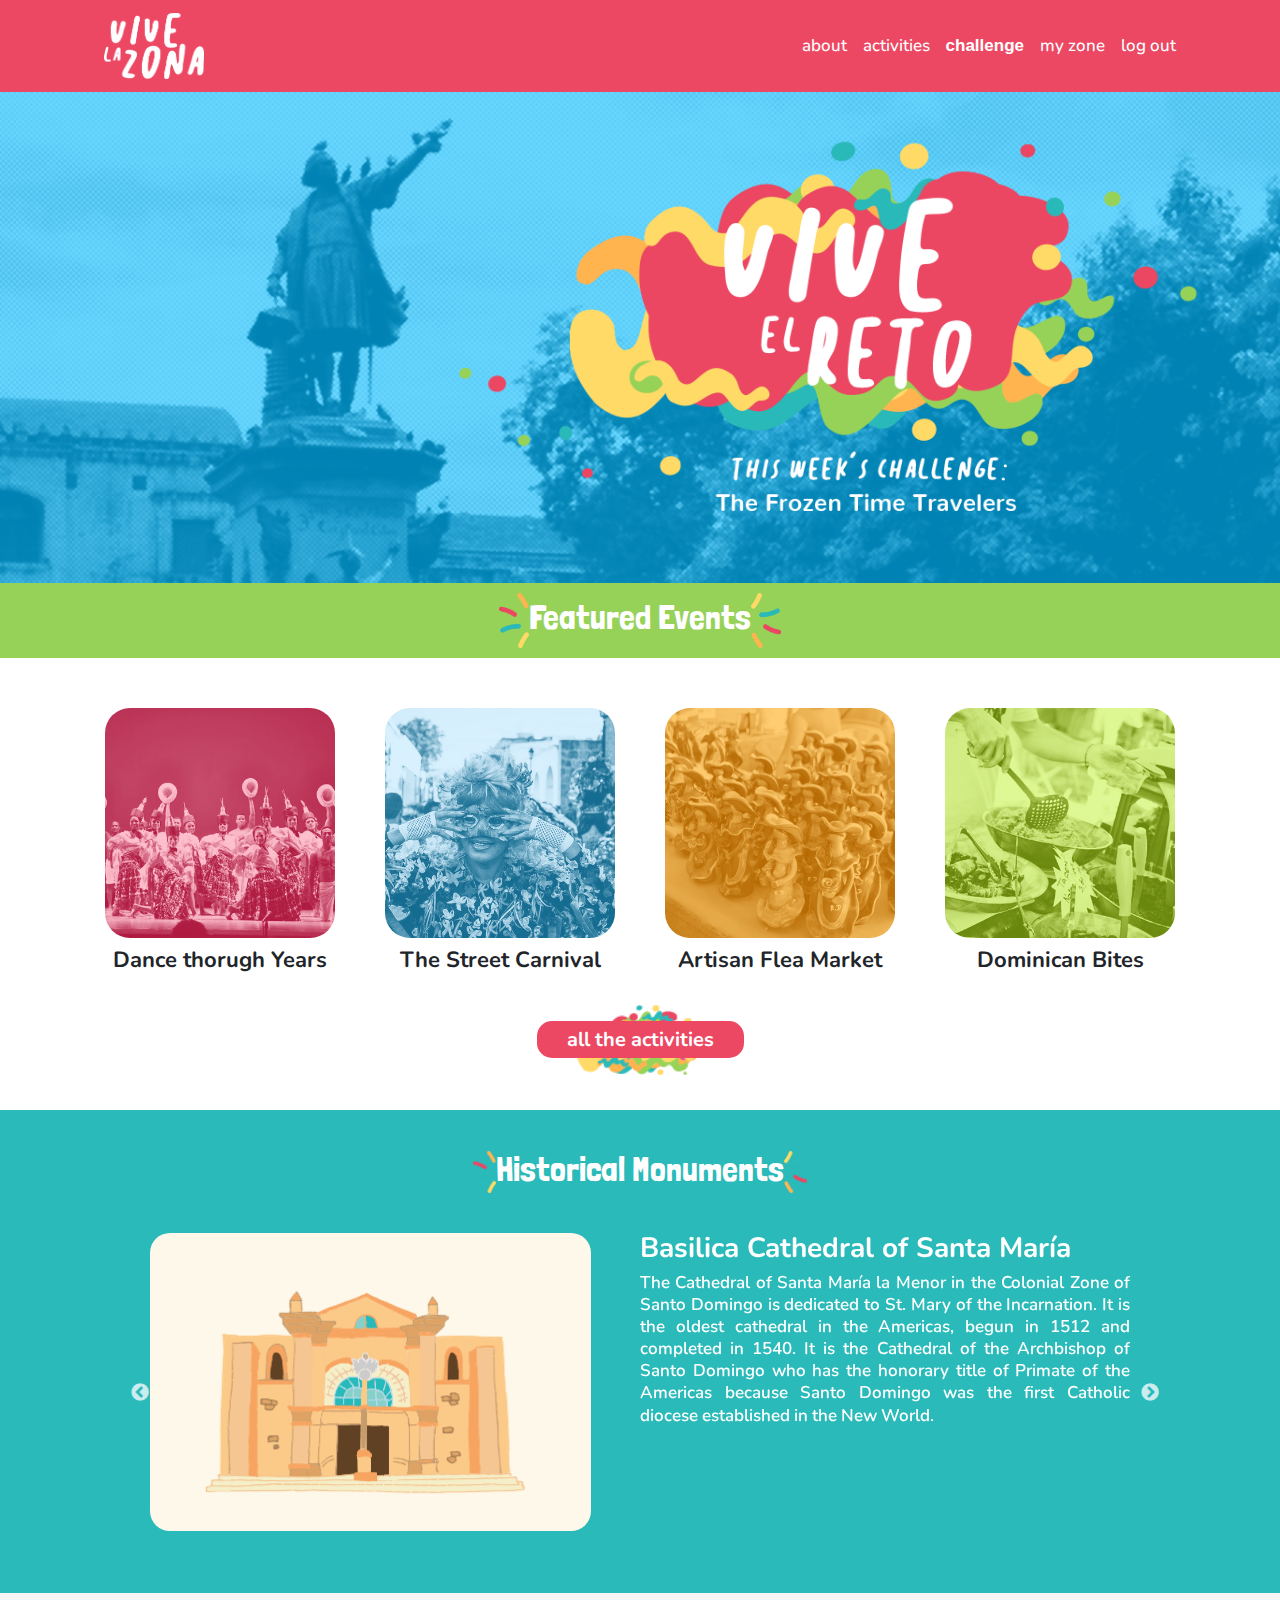
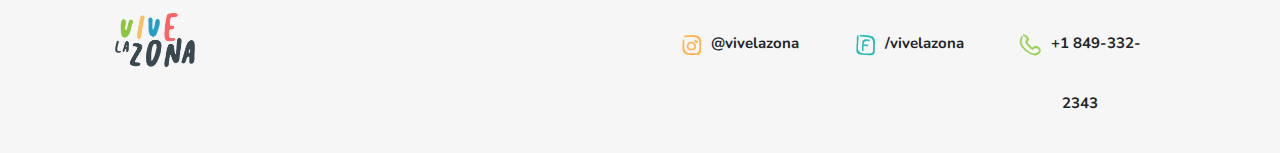
<file: vive-la-zona/index.html>
<!DOCTYPE html>
<html>
<head>
	<title>¡Vive La Zona!</title>
	<meta charset="utf-8">
	<!-- Viewport -->
	<meta name="viewport" content="width=device-width, initial-scale=1.0">
	<!-- Links de Bootstrap y CSS -->
	<link rel="stylesheet" type="text/css" href="bootstrap/css/bootstrap-theme.min.css">
	<link rel="stylesheet" type="text/css" href="bootstrap/css/bootstrap.min.css">
	<link rel="stylesheet" type="text/css" href="css/stylesheet.css">
  	<!-- google fonts -->
  	<link href="https://fonts.googleapis.com/css?family=Londrina+Solid:100,300,400,900|Nunito:300,400,600,700,800,900" rel="stylesheet">
  	<!-- fontawesome -->
  	<link rel="stylesheet" href="font-awesome/css/font-awesome.min.css">
  	<!-- Smooth Scroll -->
    <script src="https://ajax.googleapis.com/ajax/libs/jquery/3.2.1/jquery.min.js"></script>
    <!-- Slick Slider -->
    <link rel="stylesheet" type="text/css" href="js/plugins/slick/slick-theme.css">
    <link rel="stylesheet" type="text/css" href="js/plugins/slick/slick.css">
</head>
<body>
	<!-- CONTACT INFO TOP -->
	<!-- <div class="container">
		<div class="row contact">
			<div class="col-md-6">
				<p>Contact us: info@vivelazona.com</p>
			</div>
			<div class="col-md-6">
				<a href="#">FAQ</a>
			</div>
		</div>
	</div> -->
	<!-- CONTACT INFO ENDS -->

	<!-- NAVBAR -->
	<nav class=" navbar navbar-expand-lg navbar-dark bg-dark">
	  	<a class="navbar-brand" href="#"><img src="images/logo-nav.png"></a>
	  	<button class="navbar-toggler" type="button" data-toggle="collapse" data-target="#navbarNavAltMarkup" aria-controls="navbarNavAltMarkup" aria-expanded="false" aria-label="Toggle navigation">
	    	<span class="navbar-toggler-icon"></span>
	  	</button>
		<div class="collapse navbar-collapse" id="navbarNavAltMarkup">
			<div class="navbar-nav ml-auto">
			    <a class="nav-item nav-link normal-links" href="about.html">About</a>
			    <a class="nav-item nav-link normal-links" href="activities.html">Activities</a>
			    <a class="nav-item nav-link nav-high" href="challenge.html">challenge</a>
			    <a class="nav-item nav-link normal-links" href="myzone.html">My Zone</a>
			    <a class="nav-item nav-link normal-links" href="#">Log Out</a>
			  </div>
			</div>
	</nav>
	<!-- NAVBAR ENDS -->

	<!-- INTRO-SLIDER -->
	<div class="single-item">
		<div>
			<a href="challenge.html"><img class="intro-img" src="images/slider-1.png"></a>
		</div>

		<div>
			<img class="intro-img" src="images/slider-2.png">
		</div>

		<div>
			<img class="intro-img" src="images/slider-3.png">
		</div>
	</div>
	<!-- INTRO-SLIDER ENDS -->

	<!-- Featured Events -->
	<div class="events-title">
		<h1><img class="imgdecor" src="images/title-left.png">Featured Events<img class="imgdecor" src="images/title-right.png"></h1>
	</div>
	
	<div class="row center container">
		<div class="col-md-3">
			<a href="activities-detalle2.html">
				<img class="events-img event-detail" src="images/event-1.png">
			</a>
			<h2 class="home-events-title">Dance thorugh Years</h2>
		</div>
		<div class="col-md-3">
			<a href="activities-detalle.html">
				<img class="events-img event-detail" src="images/event-2.png">
			</a>
			<h2 class="home-events-title">The Street Carnival</h2>
		</div>
		<div class="col-md-3">
			<a href="activities-detalle3.html">
				<img class="events-img event-detail" src="images/event-3.png">
			</a>
			<h2 class="home-events-title">Artisan Flea Market</h2>
		</div>
		<div class="col-md-3">
			<a href="activities-detalle4.html">
				<img class="events-img event-detail" src="images/event-4.png">
			</a>
			<h2 class="home-events-title">Dominican Bites</h2>
		</div>
	</div>

	<div class="events-button-bg">
		<a class="btn2" href="activities.html">all the activities</a>
	</div>


	<!-- HISTORICAL MONUMENTS -->
	<div class="history container-fluid">
		<div class="container">
			<div class="align2">
				<h2 class="sec-title"><img class="title-img" src="images/title-left.png">Historical Monuments<img class="title-img" src="images/title-right.png"></h2>
			</div>
			<div class="multiple-items">
				<div>
					<img class="hi-img" src="images/historial-1.png">
				</div>
				<div class="hi-text-div">
					<h2 class="hi-title">Basilica Cathedral of Santa María</h2>
					<p class="hi-text">The Cathedral of Santa María la Menor in the Colonial Zone of Santo Domingo is dedicated to St. Mary of the Incarnation. It is the oldest cathedral in the Americas, begun in 1512 and completed in 1540. It is the Cathedral of the Archbishop of Santo Domingo who has the honorary title of Primate of the Americas because Santo Domingo was the first Catholic diocese established in the New World.
					</p>
				</div>

				<div>
					<img class="hi-img" src="images/historial-2.png">
				</div>
				<div class="hi-text-div">
					<h2 class="hi-title">Puerta del Conde</h2>
					<p class="hi-text">La Puerta del Conde (The Count's Gate) is the site in Santo Domingo, Dominican Republic where Francisco del Rosario Sánchez, one of the Dominican Founding Fathers, proclaimed Dominican independence and raised the first Dominican Flag, on February 27, 1844.
					<br><br>
					The gate is part of a structure called El Baluarte del Conde (The Count's Bulwark), a fort in Ciudad Colonial, the colonial area of Santo Domingo. The fort was part of a larger system of fortifications that ran along a defensive wall which surrounded Ciudad Colonial. The Altar of the Fatherland and Independence Park are located there.
					</p>
				</div>

				<div>
					<img class="hi-img" src="images/historial-3.png">
				</div>
				<div class="hi-text-div">
					<h2 class="hi-title">Fortaleza Ozama</h2>
					<p class="hi-text">Fortaleza Ozama (in Spanish; Ozama Fortress in English) was built in 1502 castle built by the Spanish at the entrance to in Santo Domingo's Ciudad Colonial, Dominican Republic, and overlooking the Ozama River. Named after this river, the castle, also referred to as "La Fortaleza" or "The Fortress", is the oldest formal military construction of European origin in the Americas.
					</p>
				</div>

				<div>
					<img class="hi-img" src="images/historial-4.png">
				</div>
				<div class="hi-text-div">
					<h2 class="hi-title">Alcázar de Colón</h2>
					<p class="hi-text"> The Alcázar de Colón, or Columbus Alcazar, located in Santo Domingo's Ciudad Colonial, Dominican Republic, is the oldest Viceregal residence in America, and forms part of the Ciudad Colonial UNESCO's World Heritage Site. The building houses the Museo Alcázar de Diego Colón, whose collection exhibits the Caribbean's most important ensemble of European late medieval and Renaissance works of art, which were acquired in the 1950s.
					</p>
				</div>
			</div>
		</div>
	</div>
	<!-- HISTORICAL MONUMENTS ENDS -->

	<!-- FOOTER -->
  <div class="footer foo2">
    <div class="container row">
      <div class="col-md-6">
        <img class="fooimg" src="images/logo.png">
      </div>
      <div class="col-md-6 contact">
        <div class="row socials">
          <div class="col-md-4"><p><img src="images/ig.png">@vivelazona</p></div>
          <div class="col-md-4"><p><img src="images/fb.png">/vivelazona</div>
          <div class="col-md-4"><p><img src="images/tp.png">+1 849-332-2343</p></div>
        </div>
      </div>
    </div>
  </div>
  <!-- FOOTER ENDS -->

	<!-- Scripts principales Bootstrap y JS -->
	<script type="text/javascript" src="js/jquery-3.2.1.min.js"></script>
	<script type="text/javascript" src="bootstrap/js/bootstrap.min.js"></script>
	
	
	<!-- Slick Slider -->
	<script type="text/javascript" src="js/plugins/slick/slick.js"></script>
	<script type="text/javascript">
		$('.single-item').slick({
		 infinite: true,
		 dots: false,
		 slidesToShow: 1,
		 slidesToScroll: 1,
		 autoplay: true,
  		autoplaySpeed: 3000,
		});
	</script>

	<script type="text/javascript">
		$('.multiple-items').slick({
		  infinite: true,
		  slidesToShow: 2,
		  slidesToScroll: 2
		});
	</script>

	
	<!-- Smooth Scroll -->
	<script>
    $(document).ready(function(){
      // Add smooth scrolling to all links
      $("a").on('click', function(event) {

        // Make sure this.hash has a value before overriding default behavior
        if (this.hash !== "") {
          // Prevent default anchor click behavior
          event.preventDefault();

          // Store hash
          var hash = this.hash;

          // Using jQuery's animate() method to add smooth page scroll
          // The optional number (800) specifies the number of milliseconds it takes to scroll to the specified area
          $('html, body').animate({
            scrollTop: $(hash).offset().top
          }, 800, function(){
       
            // Add hash (#) to URL when done scrolling (default click behavior)
            window.location.hash = hash;
          });
        } // End if
      });
    });
    </script>

</body>
</html>
</file>
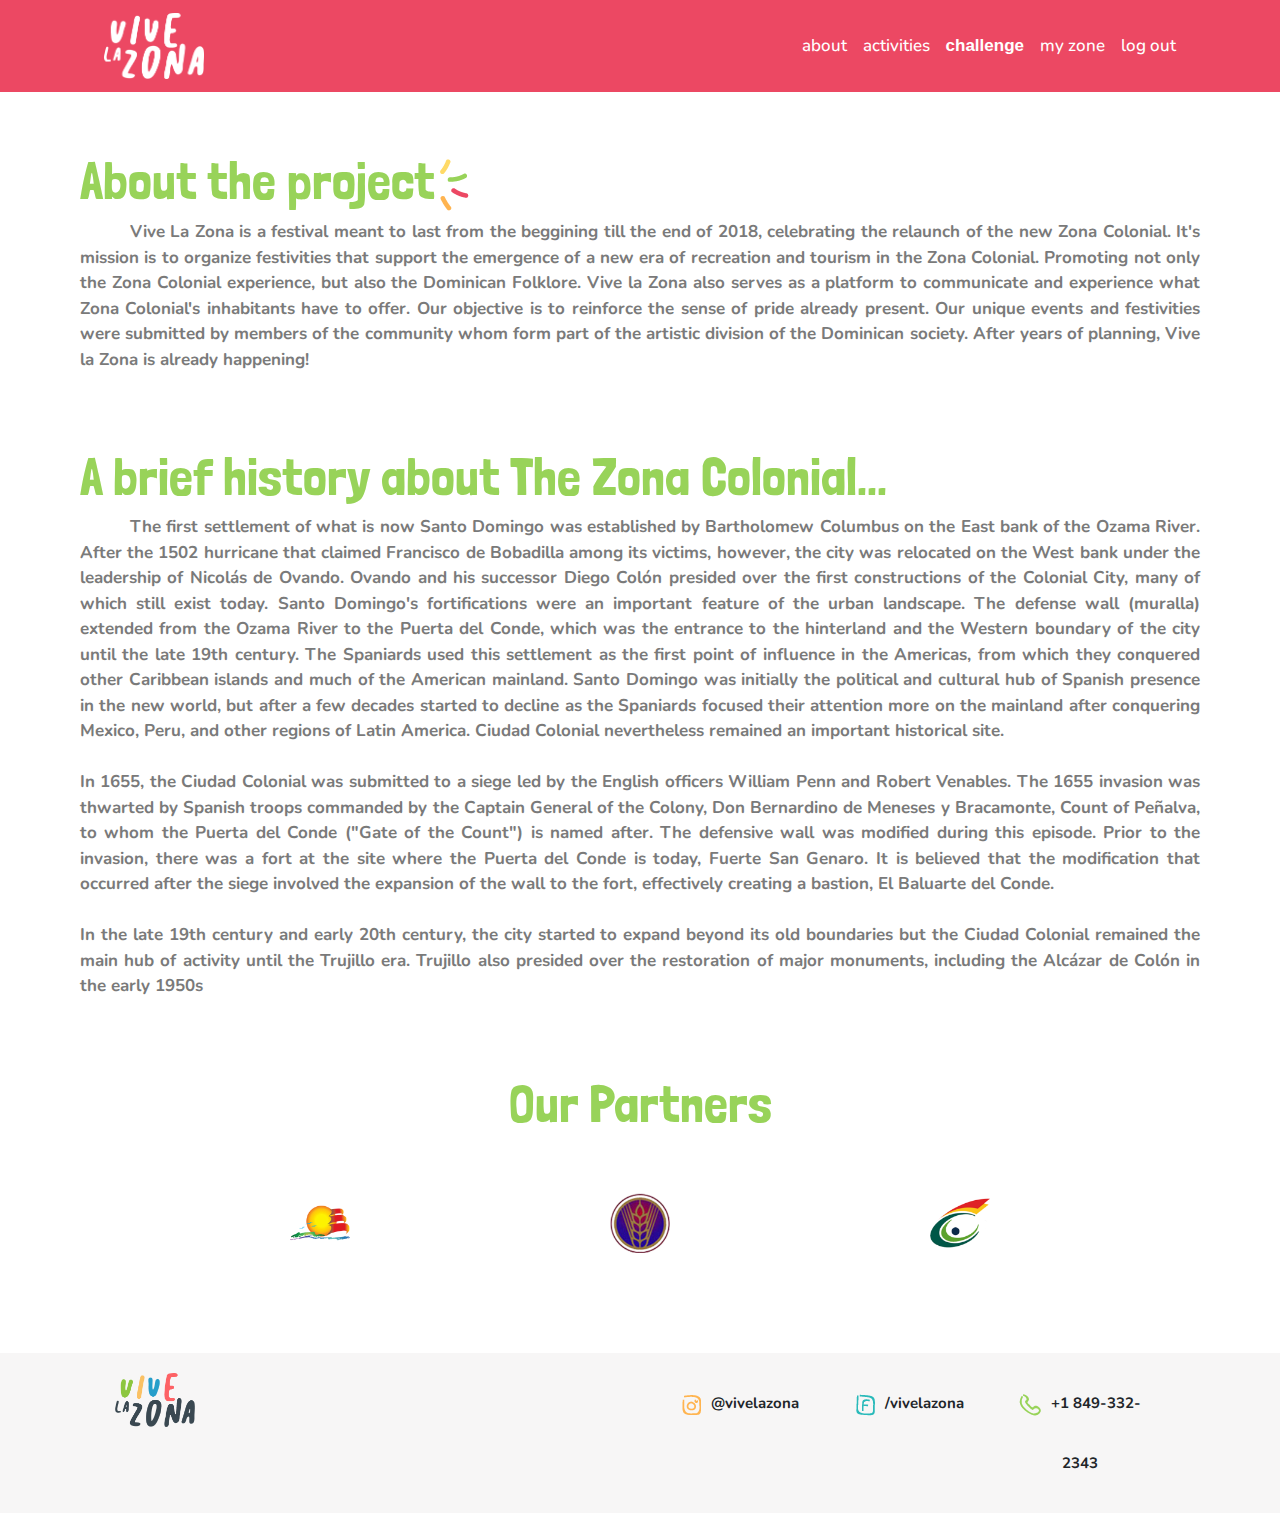
<file: vive-la-zona/about.html>
<!DOCTYPE html>
<html>
<head>
	<title>¡Vive La Zona!</title>
	<meta charset="utf-8">
	<!-- Viewport -->
	<meta name="viewport" content="width=device-width, initial-scale=1.0">
	<!-- Links de Bootstrap y CSS -->
	<link rel="stylesheet" type="text/css" href="bootstrap/css/bootstrap-theme.min.css">
	<link rel="stylesheet" type="text/css" href="bootstrap/css/bootstrap.min.css">
	<link rel="stylesheet" type="text/css" href="css/about.css">
  	<!-- google fonts -->
  	<link href="https://fonts.googleapis.com/css?family=Londrina+Solid:100,300,400,900|Nunito:300,400,600,700,800,900" rel="stylesheet">
  	<!-- fontawesome -->
  	<link rel="stylesheet" href="font-awesome/css/font-awesome.min.css">
  	<!-- Smooth Scroll -->
    <script src="https://ajax.googleapis.com/ajax/libs/jquery/3.2.1/jquery.min.js"></script>
    <!-- Slick Slider -->
    <link rel="stylesheet" type="text/css" href="js/plugins/slick/slick-theme.css">
    <link rel="stylesheet" type="text/css" href="js/plugins/slick/slick.css">
</head>

<body>

  <!-- NAVBAR -->
  <nav class=" navbar navbar-expand-lg navbar-dark bg-dark">
      <a class="navbar-brand" href="index.html"><img src="images/logo-nav.png"></a>
      <button class="navbar-toggler" type="button" data-toggle="collapse" data-target="#navbarNavAltMarkup" aria-controls="navbarNavAltMarkup" aria-expanded="false" aria-label="Toggle navigation">
        <span class="navbar-toggler-icon"></span>
      </button>
    <div class="collapse navbar-collapse" id="navbarNavAltMarkup">
      <div class="navbar-nav ml-auto">
          <a class="nav-item nav-link normal-links" href="about.html">About</a>
          <a class="nav-item nav-link normal-links" href="activities.html">Activities</a>
          <a class="nav-item nav-link nav-high" href="challenge.html">challenge</a>
          <a class="nav-item nav-link normal-links" href="myzone.html">My Zone</a>
          <a class="nav-item nav-link normal-links" href="#">Log Out</a>
        </div>
      </div>
  </nav>
  <!-- NAVBAR ENDS -->

  
  <!-- ABOUT -->
  <div class="container about">
    <div>
    <h2 class="about-title">About the project<img class="about-title-img" src="images/cha-left.png"></h2>
      <p class="about-text">Vive La Zona is a festival meant to last from the beggining till the end of 2018, celebrating the relaunch of the new Zona Colonial. It's mission is to organize festivities that support the emergence of a new era of recreation and tourism in the Zona Colonial. Promoting not only the Zona Colonial experience, but also the Dominican Folklore. Vive la Zona also serves as a platform to communicate and experience what Zona Colonial's inhabitants have to offer. Our objective is to reinforce the sense of pride already present. Our unique events and festivities were submitted by members of the community whom form part of the artistic division of the Dominican society. After years of planning, Vive la Zona is already happening!
      </p>
  </div>

  <!-- <div class="row align2">
    <div class="col-md-6">
      <img class="about-img" src="images/about.png">
    </div>

    <div class="col-md-6">
      <img class="about-img-2" src="images/about2.png">
    </div>
  </div> -->
      <div>
        <h2 class="about-title">A brief history about The Zona Colonial...</h2>
        <p class="about-text">The first settlement of what is now Santo Domingo was established by Bartholomew Columbus on the East bank of the Ozama River. After the 1502 hurricane that claimed Francisco de Bobadilla among its victims, however, the city was relocated on the West bank under the leadership of Nicolás de Ovando. Ovando and his successor Diego Colón presided over the first constructions of the Colonial City, many of which still exist today. Santo Domingo's fortifications were an important feature of the urban landscape. The defense wall (muralla) extended from the Ozama River to the Puerta del Conde, which was the entrance to the hinterland and the Western boundary of the city until the late 19th century. The Spaniards used this settlement as the first point of influence in the Americas, from which they conquered other Caribbean islands and much of the American mainland. Santo Domingo was initially the political and cultural hub of Spanish presence in the new world, but after a few decades started to decline as the Spaniards focused their attention more on the mainland after conquering Mexico, Peru, and other regions of Latin America. Ciudad Colonial nevertheless remained an important historical site.<br><br>

        In 1655, the Ciudad Colonial was submitted to a siege led by the English officers William Penn and Robert Venables. The 1655 invasion was thwarted by Spanish troops commanded by the Captain General of the Colony, Don Bernardino de Meneses y Bracamonte, Count of Peñalva, to whom the Puerta del Conde ("Gate of the Count") is named after. The defensive wall was modified during this episode. Prior to the invasion, there was a fort at the site where the Puerta del Conde is today, Fuerte San Genaro. It is believed that the modification that occurred after the siege involved the expansion of the wall to the fort, effectively creating a bastion, El Baluarte del Conde.<br><br>

        In the late 19th century and early 20th century, the city started to expand beyond its old boundaries but the Ciudad Colonial remained the main hub of activity until the Trujillo era. Trujillo also presided over the restoration of major monuments, including the Alcázar de Colón in the early 1950s
        </p>
      </div>
    
    <div class="container row">
        <h2 class="about-title pa-title">Our Partners</h2>
        <div class="row partners">
          <div class="col-md-4 align2">
            <div class="part">
              <img src="images/turismo.png">
            </div>
          </div>
          <div class="col-md-4 align2">
            <div class="part">
              <img src="images/cerveceria.png">
            </div>
          </div>
          <div class="col-md-4 align2">
            <div class="part">
              <img src="images/cultura.png">
            </div>
          </div>
        </div>
      </div>
  </div>

  <!-- FOOTER -->
  <div class="footer foo2">
    <div class="container row">
      <div class="col-md-6">
        <img class="fooimg" src="images/logo.png">
      </div>
      <div class="col-md-6 contact">
        <div class="row socials">
          <div class="col-md-4"><p><img src="images/ig.png">@vivelazona</p></div>
          <div class="col-md-4"><p><img src="images/fb.png">/vivelazona</div>
          <div class="col-md-4"><p><img src="images/tp.png">+1 849-332-2343</p></div>
        </div>
      </div>
    </div>
  </div>
  <!-- FOOTER ENDS -->

  <!-- Scripts principales Bootstrap y JS -->
  <script type="text/javascript" src="js/jquery-3.2.1.min.js"></script>
  <script type="text/javascript" src="bootstrap/js/bootstrap.min.js"></script>
  
  
  <!-- Slick Slider -->
  <script type="text/javascript" src="js/plugins/slick/slick.js"></script>
  <script type="text/javascript">
    $('.single-item').slick({
     infinite: true,
     dots: false,
     slidesToShow: 1,
     slidesToScroll: 1,
     autoplay: true,
      autoplaySpeed: 3000,
    });
  </script>

  <script type="text/javascript">
    $('.multiple-items').slick({
      infinite: true,
      slidesToShow: 2,
      slidesToScroll: 2
    });
  </script>

  
  <!-- Smooth Scroll -->
  <script>
    $(document).ready(function(){
      // Add smooth scrolling to all links
      $("a").on('click', function(event) {

        // Make sure this.hash has a value before overriding default behavior
        if (this.hash !== "") {
          // Prevent default anchor click behavior
          event.preventDefault();

          // Store hash
          var hash = this.hash;

          // Using jQuery's animate() method to add smooth page scroll
          // The optional number (800) specifies the number of milliseconds it takes to scroll to the specified area
          $('html, body').animate({
            scrollTop: $(hash).offset().top
          }, 800, function(){
       
            // Add hash (#) to URL when done scrolling (default click behavior)
            window.location.hash = hash;
          });
        } // End if
      });
    });
    </script>

</body>
</html>
</file>
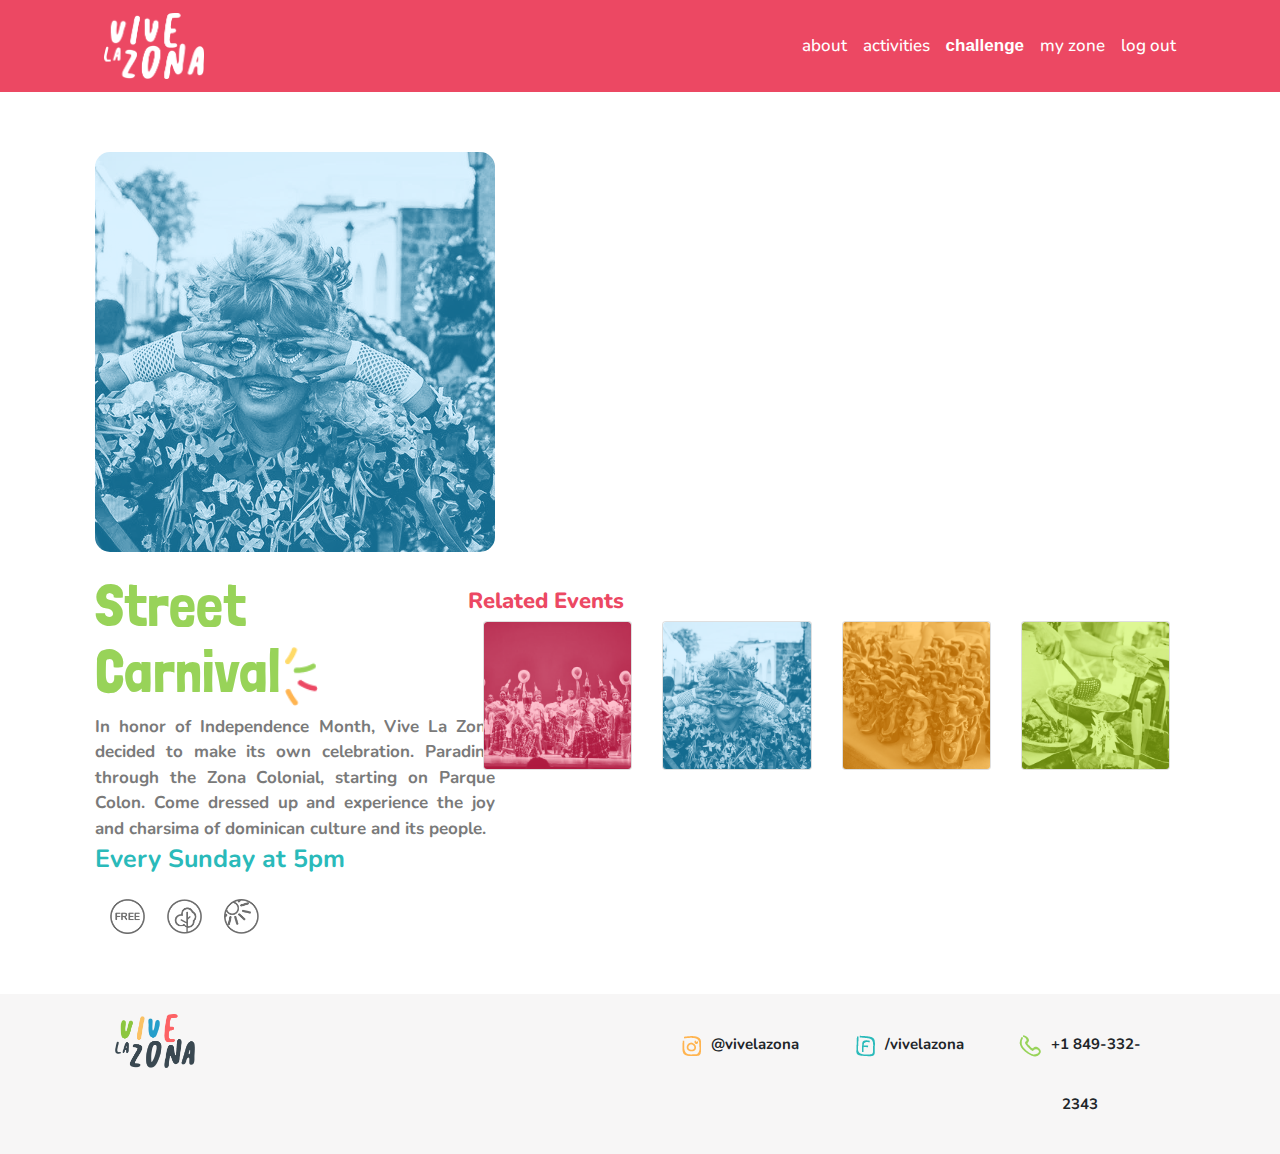
<file: vive-la-zona/activities-detalle.html>
<!DOCTYPE html>
<html>
<head>
	<title>¡Vive La Zona!</title>
	<meta charset="utf-8">
	<!-- Viewport -->
	<meta name="viewport" content="width=device-width, initial-scale=1.0">
	<!-- Links de Bootstrap y CSS -->
	<link rel="stylesheet" type="text/css" href="bootstrap/css/bootstrap-theme.min.css">
	<link rel="stylesheet" type="text/css" href="bootstrap/css/bootstrap.min.css">
	<link rel="stylesheet" type="text/css" href="css/activities.css">
  	<!-- google fonts -->
  	<link href="https://fonts.googleapis.com/css?family=Londrina+Solid:100,300,400,900|Nunito:300,400,600,700,800,900" rel="stylesheet">
  	<!-- fontawesome -->
  	<link rel="stylesheet" href="font-awesome/css/font-awesome.min.css">
  	<!-- Smooth Scroll -->
    <script src="https://ajax.googleapis.com/ajax/libs/jquery/3.2.1/jquery.min.js"></script>
    <!-- Slick Slider -->
    <link rel="stylesheet" type="text/css" href="js/plugins/slick/slick-theme.css">
    <link rel="stylesheet" type="text/css" href="js/plugins/slick/slick.css">
</head>

<body>
  <!-- NAVBAR -->
  <nav class=" navbar navbar-expand-lg navbar-dark bg-dark">
      <a class="navbar-brand" href="index.html"><img src="images/logo-nav.png"></a>
      <button class="navbar-toggler" type="button" data-toggle="collapse" data-target="#navbarNavAltMarkup" aria-controls="navbarNavAltMarkup" aria-expanded="false" aria-label="Toggle navigation">
        <span class="navbar-toggler-icon"></span>
      </button>
    <div class="collapse navbar-collapse" id="navbarNavAltMarkup">
      <div class="navbar-nav ml-auto">
          <a class="nav-item nav-link normal-links" href="about.html">About</a>
          <a class="nav-item nav-link normal-links" href="activities.html">Activities</a>
          <a class="nav-item nav-link nav-high" href="challenge.html">challenge</a>
          <a class="nav-item nav-link normal-links" href="myzone.html">My Zone</a>
          <a class="nav-item nav-link normal-links" href="#">Log Out</a>
        </div>
      </div>
  </nav>
  <!-- NAVBAR ENDS -->

  <div class="detail container row">
    <div class="col-md-4">
      <img class="act-image" src="images/event-2.png">
      <h2 class="deta-title">Street Carnival<img src="images/cha-left.png"></h2>
      <p class="deta-text">In honor of Independence Month, Vive La Zona decided to make its own celebration. Parading through the Zona Colonial, starting on Parque Colon. Come dressed up and experience the joy and charsima of dominican culture and its people.<br><span class="deta-subtitle">Every Sunday at 5pm</span></p>
      <div class="row icons">
            <div class="col-md-2">
              <img class="deta-icon" src="images/free.png">
            </div>
            <div class="col-md-2">
              <img class="deta-icon" src="images/out.png">
            </div>
            <div class="col-md-2">
              <img class="deta-icon" src="images/day.png">
            </div>
            <div class="col-md-2"></div>
            <div class="col-md-2"></div>
            <div class="col-md-2"></div>
      </div>
    </div>
    <div class="col-md-8">
      <iframe src="https://www.google.com/maps/embed?pb=!1m18!1m12!1m3!1d3784.2237029125536!2d-69.88622444948281!3d18.473523587374732!2m3!1f0!2f0!3f0!3m2!1i1024!2i768!4f13.1!3m3!1m2!1s0x8eaf883d8c160d6d%3A0xb1ea37f4e1d10fcd!2sColumbus+Park!5e0!3m2!1sen!2sdo!4v1512949126684" width="100%" height="400" frameborder="0" style="border:0" allowfullscreen></iframe>
      <h3 class="more-title">Related Events</h3>
      <div class="row more">
        <div class="col-md-3">
        <div class="card" style="width: 100%;">
          <a class="event-detail" href="activities-detalle2.html"><img class="card-img-top" src="images/event-1.png" alt="Card image cap"></a>
        </div>
      </div>
      <div class="col-md-3">
        <div class="card" style="width: 100%;">
          <a class="event-detail" href="activities-detalle.html"><img class="card-img-top" src="images/event-2.png" alt="Card image cap"></a>
        </div>
      </div>
      <div class="col-md-3">
        <div class="card" style="width: 100%;">
          <a class="event-detail" href="activities-detalle3.html"><img class="card-img-top" src="images/event-3.png" alt="Card image cap"></a>
        </div>
      </div>
      <div class="col-md-3">
        <div class="card" style="width: 100%;">
          <a class="event-detail" href="activities-detalle4.html"><img class="card-img-top" src="images/event-4.png" alt="Card image cap"></a>
        </div>
      </div>
    </div>
  </div>
</div>

  
<!-- FOOTER -->
  <div class="footer foo2">
    <div class="container row">
      <div class="col-md-6">
        <img class="fooimg" src="images/logo.png">
      </div>
      <div class="col-md-6 contact">
        <div class="row socials">
          <div class="col-md-4"><p><img src="images/ig.png">@vivelazona</p></div>
          <div class="col-md-4"><p><img src="images/fb.png">/vivelazona</div>
          <div class="col-md-4"><p><img src="images/tp.png">+1 849-332-2343</p></div>
        </div>
      </div>
    </div>
  </div>
  <!-- FOOTER ENDS -->


  <!-- Scripts principales Bootstrap y JS -->
  <script type="text/javascript" src="js/jquery-3.2.1.min.js"></script>
  <script type="text/javascript" src="bootstrap/js/bootstrap.min.js"></script>
  
  <!-- Slick Slider -->
  <script type="text/javascript" src="js/plugins/slick/slick.js"></script>
  <script type="text/javascript">
    $('.single-item').slick({
     infinite: true,
     dots: false,
     slidesToShow: 1,
     slidesToScroll: 1,
     autoplay: true,
      autoplaySpeed: 3000,
    });
  </script>

  <script type="text/javascript">
    $('.multiple-items').slick({
      infinite: true,
      slidesToShow: 2,
      slidesToScroll: 2
    });
  </script>

  
  <!-- Smooth Scroll -->
  <script>
    $(document).ready(function(){
      // Add smooth scrolling to all links
      $("a").on('clic', function(event) {
        // Make sure this.hash has a value before overriding default behavior
        if (this.hash !== "") {
          // Prevent default anchor click behavior
          event.preventDefault();

          // Store hash
          var hash = this.hash;

          // Using jQuery's animate() method to add smooth page scroll
          // The optional number (800) specifies the number of milliseconds it takes to scroll to the specified area
          $('html, body').animate({
            scrollTop: $(hash).offset().top
          }, 800, function(){
       
            // Add hash (#) to URL when done scrolling (default click behavior)
            window.location.hash = hash;
          });
        } // End if
      });
    });
    </script>

</body>
</html>
</file>
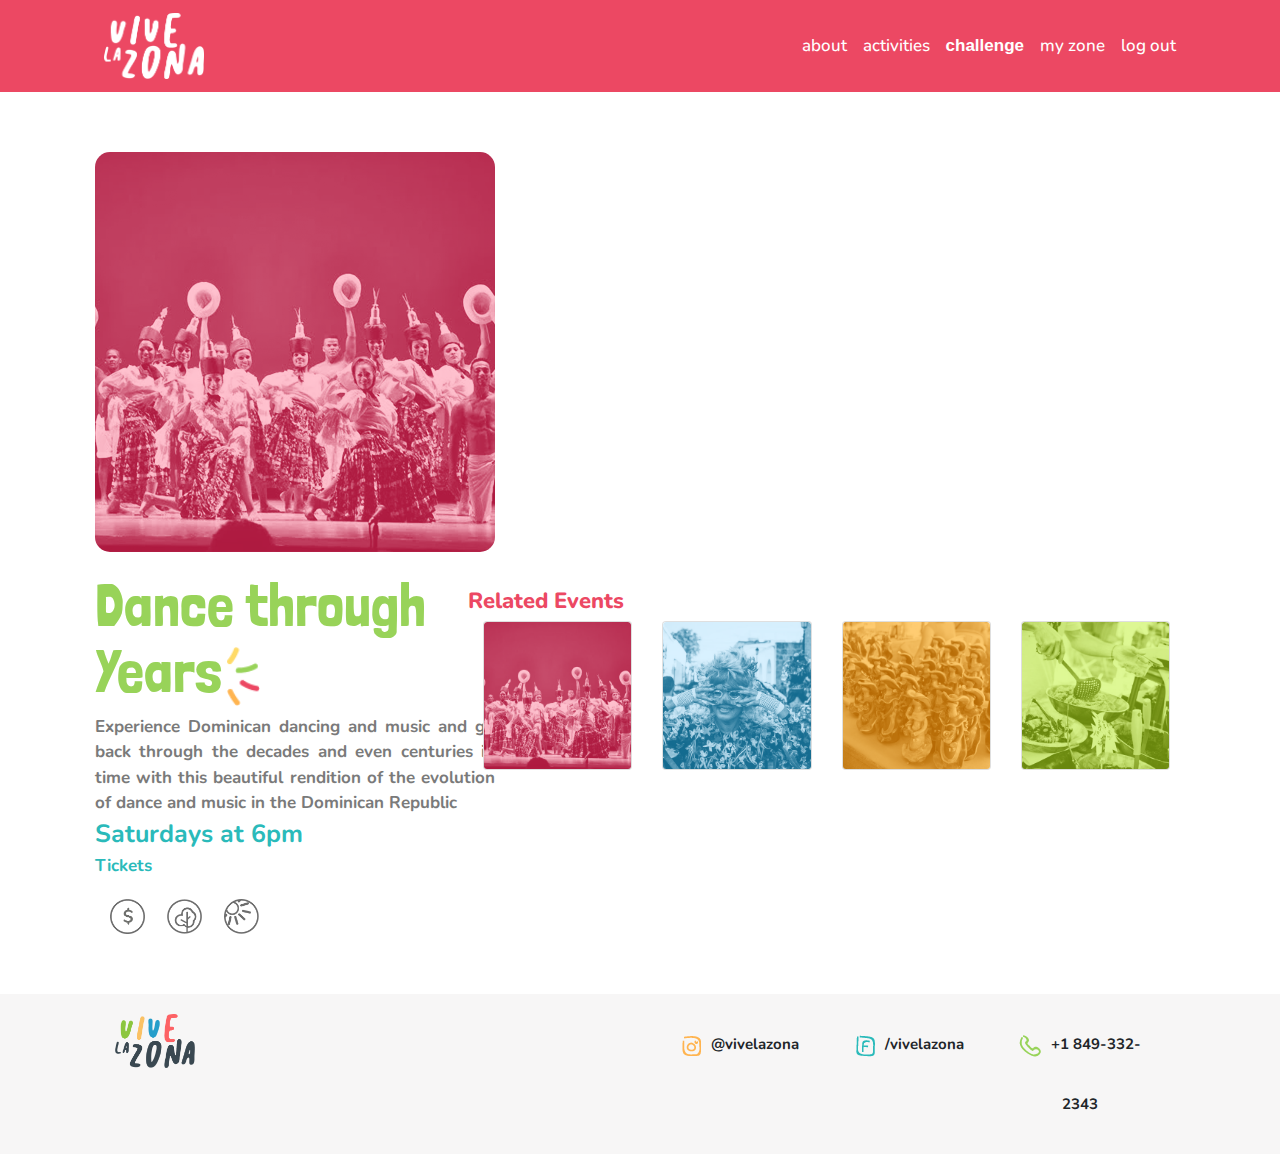
<file: vive-la-zona/activities-detalle2.html>
<!DOCTYPE html>
<html>
<head>
	<title>¡Vive La Zona!</title>
	<meta charset="utf-8">
	<!-- Viewport -->
	<meta name="viewport" content="width=device-width, initial-scale=1.0">
	<!-- Links de Bootstrap y CSS -->
	<link rel="stylesheet" type="text/css" href="bootstrap/css/bootstrap-theme.min.css">
	<link rel="stylesheet" type="text/css" href="bootstrap/css/bootstrap.min.css">
	<link rel="stylesheet" type="text/css" href="css/activities.css">
  	<!-- google fonts -->
  	<link href="https://fonts.googleapis.com/css?family=Londrina+Solid:100,300,400,900|Nunito:300,400,600,700,800,900" rel="stylesheet">
  	<!-- fontawesome -->
  	<link rel="stylesheet" href="font-awesome/css/font-awesome.min.css">
  	<!-- Smooth Scroll -->
    <script src="https://ajax.googleapis.com/ajax/libs/jquery/3.2.1/jquery.min.js"></script>
    <!-- Slick Slider -->
    <link rel="stylesheet" type="text/css" href="js/plugins/slick/slick-theme.css">
    <link rel="stylesheet" type="text/css" href="js/plugins/slick/slick.css">
</head>

<body>
  <!-- NAVBAR -->
  <nav class=" navbar navbar-expand-lg navbar-dark bg-dark">
      <a class="navbar-brand" href="index.html"><img src="images/logo-nav.png"></a>
      <button class="navbar-toggler" type="button" data-toggle="collapse" data-target="#navbarNavAltMarkup" aria-controls="navbarNavAltMarkup" aria-expanded="false" aria-label="Toggle navigation">
        <span class="navbar-toggler-icon"></span>
      </button>
    <div class="collapse navbar-collapse" id="navbarNavAltMarkup">
      <div class="navbar-nav ml-auto">
          <a class="nav-item nav-link normal-links" href="about.html">About</a>
          <a class="nav-item nav-link normal-links" href="activities.html">Activities</a>
          <a class="nav-item nav-link nav-high" href="challenge.html">challenge</a>
          <a class="nav-item nav-link normal-links" href="myzone.html">My Zone</a>
          <a class="nav-item nav-link normal-links" href="#">Log Out</a>
        </div>
      </div>
  </nav>
  <!-- NAVBAR ENDS -->

  <div class="detail container row">
    <div class="col-md-4">
      <img class="act-image" src="images/event-1.png">
      <h2 class="deta-title">Dance through Years<img src="images/cha-left.png"></h2>
      <p class="deta-text">Experience Dominican dancing and music and go back through the decades and even centuries in time with this beautiful rendition of the evolution of dance and music in the Dominican Republic<br><span class="deta-subtitle">Saturdays at 6pm</span>
      </p>
      <a class="deta-link" target="_blank" href="https://www.uepatickets.com/">Tickets</a>
      <div class="row icons">
            <div class="col-md-2">
              <img class="deta-icon" src="images/paying.png">
            </div>
            <div class="col-md-2">
              <img class="deta-icon" src="images/out.png">
            </div>
            <div class="col-md-2">
              <img class="deta-icon" src="images/day.png">
            </div>
            <div class="col-md-2"></div>
            <div class="col-md-2"></div>
            <div class="col-md-2"></div>
      </div>
    </div>
    <div class="col-md-8">
      <iframe src="https://www.google.com/maps/embed?pb=!1m18!1m12!1m3!1d3784.2809580671515!2d-69.88645538554282!3d18.470928587437907!2m3!1f0!2f0!3f0!3m2!1i1024!2i768!4f13.1!3m3!1m2!1s0x8eaf883d5d47132b%3A0x4b226dabc078efce!2sCasa+de+Teatro!5e0!3m2!1ses-419!2sdo!4v1513057449911" width="100%" height="400" frameborder="0" style="border:0" allowfullscreen></iframe>
      <h3 class="more-title">Related Events</h3>
      <div class="row more">
        <div class="col-md-3">
        <div class="card" style="width: 100%;">
          <a class="event-detail" href="#"><img class="card-img-top" src="images/event-1.png" alt="Card image cap"></a>
        </div>
      </div>
      <div class="col-md-3">
        <div class="card" style="width: 100%;">
          <a class="event-detail" href="activities-detalle.html"><img class="card-img-top" src="images/event-2.png" alt="Card image cap"></a>
        </div>
      </div>
      <div class="col-md-3">
        <div class="card" style="width: 100%;">
          <a class="event-detail" href="activities-detalle3.html"><img class="card-img-top" src="images/event-3.png" alt="Card image cap"></a>
        </div>
      </div>
      <div class="col-md-3">
        <div class="card" style="width: 100%;">
          <a class="event-detail" href="activities-detalle4.html"><img class="card-img-top" src="images/event-4.png" alt="Card image cap"></a>
        </div>
      </div>
    </div>
  </div>
</div>

  
<!-- FOOTER -->
  <div class="footer foo2">
    <div class="container row">
      <div class="col-md-6">
        <img class="fooimg" src="images/logo.png">
      </div>
      <div class="col-md-6 contact">
        <div class="row socials">
          <div class="col-md-4"><p><img src="images/ig.png">@vivelazona</p></div>
          <div class="col-md-4"><p><img src="images/fb.png">/vivelazona</div>
          <div class="col-md-4"><p><img src="images/tp.png">+1 849-332-2343</p></div>
        </div>
      </div>
    </div>
  </div>
  <!-- FOOTER ENDS -->


  <!-- Scripts principales Bootstrap y JS -->
  <script type="text/javascript" src="js/jquery-3.2.1.min.js"></script>
  <script type="text/javascript" src="bootstrap/js/bootstrap.min.js"></script>
  
  <!-- Slick Slider -->
  <script type="text/javascript" src="js/plugins/slick/slick.js"></script>
  <script type="text/javascript">
    $('.single-item').slick({
     infinite: true,
     dots: false,
     slidesToShow: 1,
     slidesToScroll: 1,
     autoplay: true,
      autoplaySpeed: 3000,
    });
  </script>

  <script type="text/javascript">
    $('.multiple-items').slick({
      infinite: true,
      slidesToShow: 2,
      slidesToScroll: 2
    });
  </script>

  
  <!-- Smooth Scroll -->
  <script>
    $(document).ready(function(){
      // Add smooth scrolling to all links
      $("a").on('clic', function(event) {
        // Make sure this.hash has a value before overriding default behavior
        if (this.hash !== "") {
          // Prevent default anchor click behavior
          event.preventDefault();

          // Store hash
          var hash = this.hash;

          // Using jQuery's animate() method to add smooth page scroll
          // The optional number (800) specifies the number of milliseconds it takes to scroll to the specified area
          $('html, body').animate({
            scrollTop: $(hash).offset().top
          }, 800, function(){
       
            // Add hash (#) to URL when done scrolling (default click behavior)
            window.location.hash = hash;
          });
        } // End if
      });
    });
    </script>

</body>
</html>
</file>
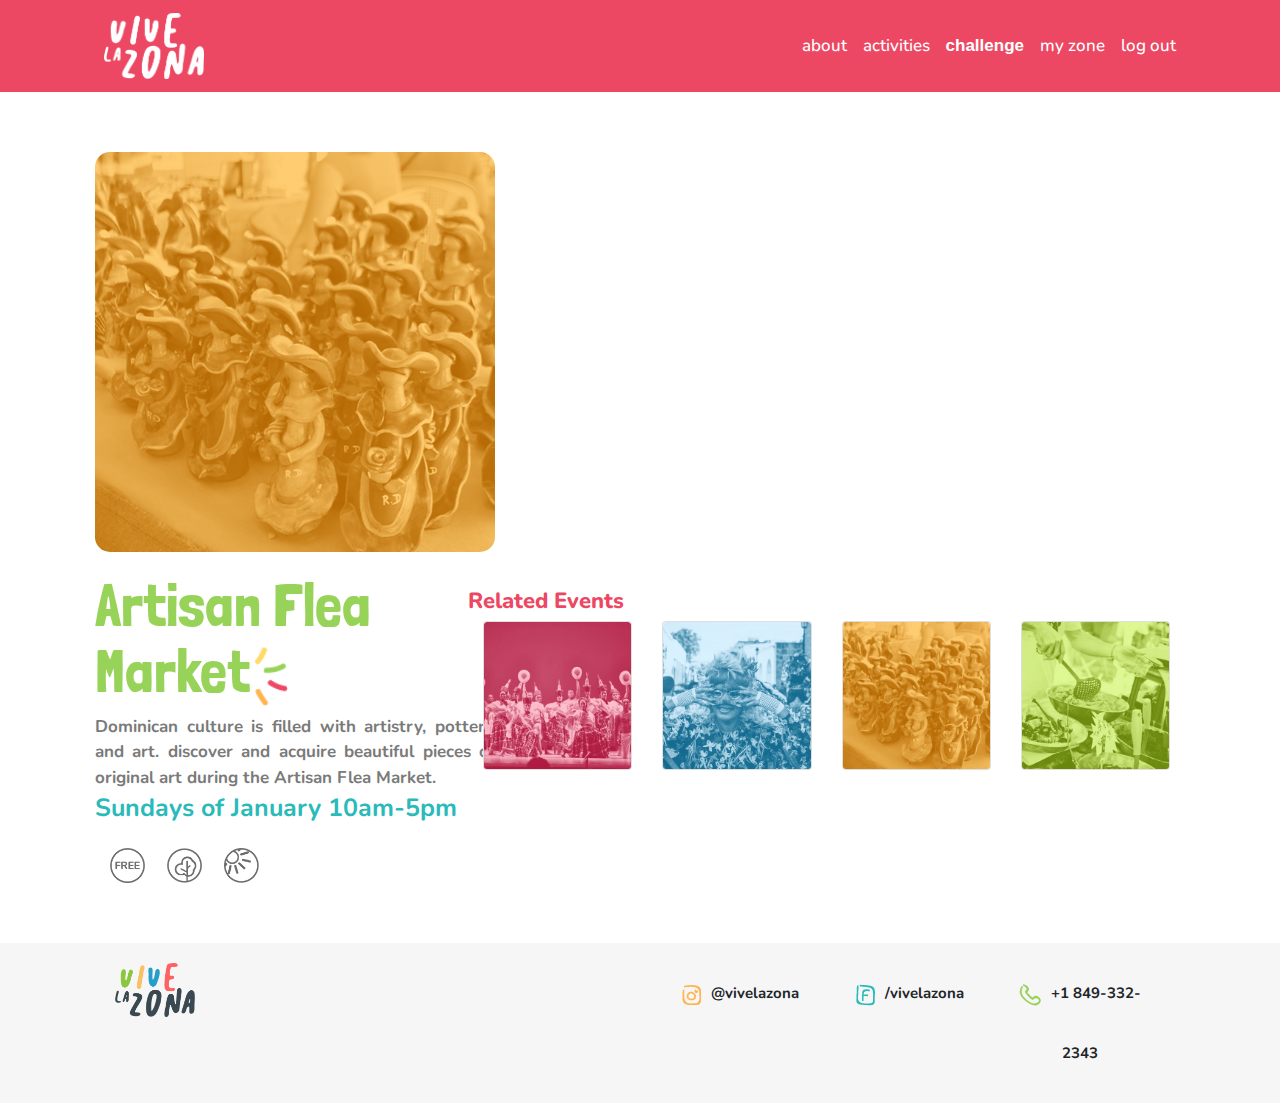
<file: vive-la-zona/activities-detalle3.html>
<!DOCTYPE html>
<html>
<head>
	<title>¡Vive La Zona!</title>
	<meta charset="utf-8">
	<!-- Viewport -->
	<meta name="viewport" content="width=device-width, initial-scale=1.0">
	<!-- Links de Bootstrap y CSS -->
	<link rel="stylesheet" type="text/css" href="bootstrap/css/bootstrap-theme.min.css">
	<link rel="stylesheet" type="text/css" href="bootstrap/css/bootstrap.min.css">
	<link rel="stylesheet" type="text/css" href="css/activities.css">
  	<!-- google fonts -->
  	<link href="https://fonts.googleapis.com/css?family=Londrina+Solid:100,300,400,900|Nunito:300,400,600,700,800,900" rel="stylesheet">
  	<!-- fontawesome -->
  	<link rel="stylesheet" href="font-awesome/css/font-awesome.min.css">
  	<!-- Smooth Scroll -->
    <script src="https://ajax.googleapis.com/ajax/libs/jquery/3.2.1/jquery.min.js"></script>
    <!-- Slick Slider -->
    <link rel="stylesheet" type="text/css" href="js/plugins/slick/slick-theme.css">
    <link rel="stylesheet" type="text/css" href="js/plugins/slick/slick.css">
</head>

<body>
  <!-- NAVBAR -->
  <nav class=" navbar navbar-expand-lg navbar-dark bg-dark">
      <a class="navbar-brand" href="index.html"><img src="images/logo-nav.png"></a>
      <button class="navbar-toggler" type="button" data-toggle="collapse" data-target="#navbarNavAltMarkup" aria-controls="navbarNavAltMarkup" aria-expanded="false" aria-label="Toggle navigation">
        <span class="navbar-toggler-icon"></span>
      </button>
    <div class="collapse navbar-collapse" id="navbarNavAltMarkup">
      <div class="navbar-nav ml-auto">
          <a class="nav-item nav-link normal-links" href="about.html">About</a>
          <a class="nav-item nav-link normal-links" href="activities.html">Activities</a>
          <a class="nav-item nav-link nav-high" href="challenge.html">challenge</a>
          <a class="nav-item nav-link normal-links" href="myzone.html">My Zone</a>
          <a class="nav-item nav-link normal-links" href="#">Log Out</a>
        </div>
      </div>
  </nav>
  <!-- NAVBAR ENDS -->

  <div class="detail container row">
    <div class="col-md-4">
      <img class="act-image" src="images/event-3.png">
      <h2 class="deta-title">Artisan Flea Market<img src="images/cha-left.png"></h2>
      <p class="deta-text">Dominican culture is filled with artistry, pottery and art. discover and acquire beautiful pieces of original art during the Artisan Flea Market.<br><span class="deta-subtitle">Sundays of January 10am-5pm</span>
      </p>
      <div class="row icons">
            <div class="col-md-2">
              <img class="deta-icon" src="images/free.png">
            </div>
            <div class="col-md-2">
              <img class="deta-icon" src="images/out.png">
            </div>
            <div class="col-md-2">
              <img class="deta-icon" src="images/day.png">
            </div>
            <div class="col-md-2"></div>
            <div class="col-md-2"></div>
            <div class="col-md-2"></div>
      </div>
    </div>
    <div class="col-md-8">
      <iframe src="https://www.google.com/maps/embed?pb=!1m18!1m12!1m3!1d3784.234686794859!2d-69.88881248554276!3d18.473025787436715!2m3!1f0!2f0!3f0!3m2!1i1024!2i768!4f13.1!3m3!1m2!1s0x8eaf883c549e5249%3A0x20d77c49385c0152!2sCalle+El+Conde%2C+Santo+Domingo+10210!5e0!3m2!1ses-419!2sdo!4v1513058508204" width="100%" height="400" frameborder="0" style="border:0" allowfullscreen></iframe>
      <h3 class="more-title">Related Events</h3>
      <div class="row more">
        <div class="col-md-3">
        <div class="card" style="width: 100%;">
          <a class="event-detail" href="activities-detalle2.html"><img class="card-img-top" src="images/event-1.png" alt="Card image cap"></a>
        </div>
      </div>
      <div class="col-md-3">
        <div class="card" style="width: 100%;">
          <a class="event-detail" href="activities-detalle.html"><img class="card-img-top" src="images/event-2.png" alt="Card image cap"></a>
        </div>
      </div>
      <div class="col-md-3">
        <div class="card" style="width: 100%;">
          <a class="event-detail"><img class="card-img-top" src="images/event-3.png" alt="Card image cap"></a>
        </div>
      </div>
      <div class="col-md-3">
        <div class="card" style="width: 100%;">
          <a class="event-detail" href="activities-detalle4.html"><img class="card-img-top" src="images/event-4.png" alt="Card image cap"></a>
        </div>
      </div>
    </div>
  </div>
</div>

  
<!-- FOOTER -->
  <div class="footer foo2">
    <div class="container row">
      <div class="col-md-6">
        <img class="fooimg" src="images/logo.png">
      </div>
      <div class="col-md-6 contact">
        <div class="row socials">
          <div class="col-md-4"><p><img src="images/ig.png">@vivelazona</p></div>
          <div class="col-md-4"><p><img src="images/fb.png">/vivelazona</div>
          <div class="col-md-4"><p><img src="images/tp.png">+1 849-332-2343</p></div>
        </div>
      </div>
    </div>
  </div>
  <!-- FOOTER ENDS -->


  <!-- Scripts principales Bootstrap y JS -->
  <script type="text/javascript" src="js/jquery-3.2.1.min.js"></script>
  <script type="text/javascript" src="bootstrap/js/bootstrap.min.js"></script>
  
  <!-- Slick Slider -->
  <script type="text/javascript" src="js/plugins/slick/slick.js"></script>
  <script type="text/javascript">
    $('.single-item').slick({
     infinite: true,
     dots: false,
     slidesToShow: 1,
     slidesToScroll: 1,
     autoplay: true,
      autoplaySpeed: 3000,
    });
  </script>

  <script type="text/javascript">
    $('.multiple-items').slick({
      infinite: true,
      slidesToShow: 2,
      slidesToScroll: 2
    });
  </script>

  
  <!-- Smooth Scroll -->
  <script>
    $(document).ready(function(){
      // Add smooth scrolling to all links
      $("a").on('clic', function(event) {
        // Make sure this.hash has a value before overriding default behavior
        if (this.hash !== "") {
          // Prevent default anchor click behavior
          event.preventDefault();

          // Store hash
          var hash = this.hash;

          // Using jQuery's animate() method to add smooth page scroll
          // The optional number (800) specifies the number of milliseconds it takes to scroll to the specified area
          $('html, body').animate({
            scrollTop: $(hash).offset().top
          }, 800, function(){
       
            // Add hash (#) to URL when done scrolling (default click behavior)
            window.location.hash = hash;
          });
        } // End if
      });
    });
    </script>

</body>
</html>
</file>
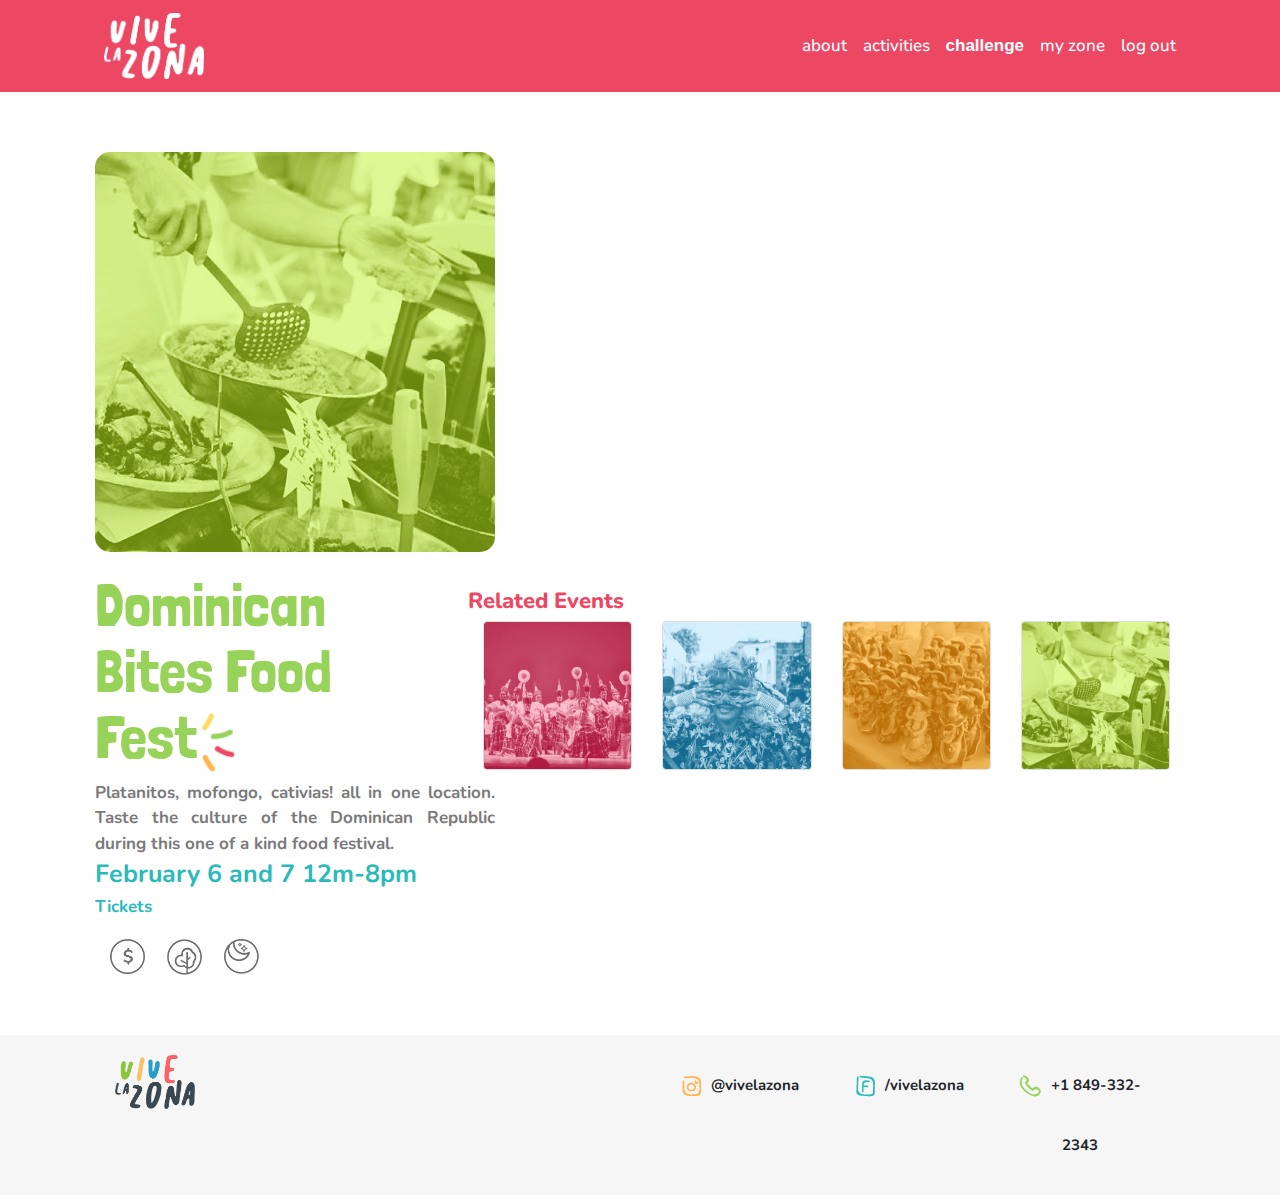
<file: vive-la-zona/activities-detalle4.html>
<!DOCTYPE html>
<html>
<head>
	<title>¡Vive La Zona!</title>
	<meta charset="utf-8">
	<!-- Viewport -->
	<meta name="viewport" content="width=device-width, initial-scale=1.0">
	<!-- Links de Bootstrap y CSS -->
	<link rel="stylesheet" type="text/css" href="bootstrap/css/bootstrap-theme.min.css">
	<link rel="stylesheet" type="text/css" href="bootstrap/css/bootstrap.min.css">
	<link rel="stylesheet" type="text/css" href="css/activities.css">
  	<!-- google fonts -->
  	<link href="https://fonts.googleapis.com/css?family=Londrina+Solid:100,300,400,900|Nunito:300,400,600,700,800,900" rel="stylesheet">
  	<!-- fontawesome -->
  	<link rel="stylesheet" href="font-awesome/css/font-awesome.min.css">
  	<!-- Smooth Scroll -->
    <script src="https://ajax.googleapis.com/ajax/libs/jquery/3.2.1/jquery.min.js"></script>
    <!-- Slick Slider -->
    <link rel="stylesheet" type="text/css" href="js/plugins/slick/slick-theme.css">
    <link rel="stylesheet" type="text/css" href="js/plugins/slick/slick.css">
</head>

<body>
  <!-- NAVBAR -->
  <nav class=" navbar navbar-expand-lg navbar-dark bg-dark">
      <a class="navbar-brand" href="index.html"><img src="images/logo-nav.png"></a>
      <button class="navbar-toggler" type="button" data-toggle="collapse" data-target="#navbarNavAltMarkup" aria-controls="navbarNavAltMarkup" aria-expanded="false" aria-label="Toggle navigation">
        <span class="navbar-toggler-icon"></span>
      </button>
    <div class="collapse navbar-collapse" id="navbarNavAltMarkup">
      <div class="navbar-nav ml-auto">
          <a class="nav-item nav-link normal-links" href="about.html">About</a>
          <a class="nav-item nav-link normal-links" href="activities.html">Activities</a>
          <a class="nav-item nav-link nav-high" href="challenge.html">challenge</a>
          <a class="nav-item nav-link normal-links" href="myzone.html">My Zone</a>
          <a class="nav-item nav-link normal-links" href="#">Log Out</a>
        </div>
      </div>
  </nav>
  <!-- NAVBAR ENDS -->

  <div class="detail container row">
    <div class="col-md-4">
      <img class="act-image" src="images/event-4.png">
      <h2 class="deta-title">Dominican Bites Food Fest<img src="images/cha-left.png"></h2>
      <p class="deta-text">Platanitos, mofongo, cativias! all in one location. Taste the culture of the Dominican Republic during this one of a kind food festival.<br><span class="deta-subtitle">February 6 and 7 12m-8pm</span>
      </p>
      <a class="deta-link" target="_blank" href="https://www.uepatickets.com/">Tickets</a>
      <div class="row icons">
            <div class="col-md-2">
              <img class="deta-icon" src="images/paying.png">
            </div>
            <div class="col-md-2">
              <img class="deta-icon" src="images/out.png">
            </div>
            <div class="col-md-2">
              <img class="deta-icon" src="images/night.png">
            </div>
            <div class="col-md-2"></div>
            <div class="col-md-2"></div>
            <div class="col-md-2"></div>
      </div>
    </div>
    <div class="col-md-8">
      <iframe src="https://www.google.com/maps/embed?pb=!1m18!1m12!1m3!1d3784.234686794859!2d-69.88881248554276!3d18.473025787436715!2m3!1f0!2f0!3f0!3m2!1i1024!2i768!4f13.1!3m3!1m2!1s0x8eaf883c549e5249%3A0x20d77c49385c0152!2sCalle+El+Conde%2C+Santo+Domingo+10210!5e0!3m2!1ses-419!2sdo!4v1513058508204" width="100%" height="400" frameborder="0" style="border:0" allowfullscreen></iframe>
      <h3 class="more-title">Related Events</h3>
      <div class="row more">
        <div class="col-md-3">
        <div class="card" style="width: 100%;">
          <a class="event-detail" href="activities-detalle2.html"><img class="card-img-top" src="images/event-1.png" alt="Card image cap"></a>
        </div>
      </div>
      <div class="col-md-3">
        <div class="card" style="width: 100%;">
          <a class="event-detail" href="activities-detalle.html"><img class="card-img-top" src="images/event-2.png" alt="Card image cap"></a>
        </div>
      </div>
      <div class="col-md-3">
        <div class="card" style="width: 100%;">
          <a class="event-detail" href="activities-detalle3.html"><img class="card-img-top" src="images/event-3.png" alt="Card image cap"></a>
        </div>
      </div>
      <div class="col-md-3">
        <div class="card" style="width: 100%;">
          <a class="event-detail"><img class="card-img-top" src="images/event-4.png" alt="Card image cap"></a>
        </div>
      </div>
    </div>
  </div>
</div>

  
<!-- FOOTER -->
  <div class="footer foo2">
    <div class="container row">
      <div class="col-md-6">
        <img class="fooimg" src="images/logo.png">
      </div>
      <div class="col-md-6 contact">
        <div class="row socials">
          <div class="col-md-4"><p><img src="images/ig.png">@vivelazona</p></div>
          <div class="col-md-4"><p><img src="images/fb.png">/vivelazona</div>
          <div class="col-md-4"><p><img src="images/tp.png">+1 849-332-2343</p></div>
        </div>
      </div>
    </div>
  </div>
  <!-- FOOTER ENDS -->


  <!-- Scripts principales Bootstrap y JS -->
  <script type="text/javascript" src="js/jquery-3.2.1.min.js"></script>
  <script type="text/javascript" src="bootstrap/js/bootstrap.min.js"></script>
  
  <!-- Slick Slider -->
  <script type="text/javascript" src="js/plugins/slick/slick.js"></script>
  <script type="text/javascript">
    $('.single-item').slick({
     infinite: true,
     dots: false,
     slidesToShow: 1,
     slidesToScroll: 1,
     autoplay: true,
      autoplaySpeed: 3000,
    });
  </script>

  <script type="text/javascript">
    $('.multiple-items').slick({
      infinite: true,
      slidesToShow: 2,
      slidesToScroll: 2
    });
  </script>

  
  <!-- Smooth Scroll -->
  <script>
    $(document).ready(function(){
      // Add smooth scrolling to all links
      $("a").on('clic', function(event) {
        // Make sure this.hash has a value before overriding default behavior
        if (this.hash !== "") {
          // Prevent default anchor click behavior
          event.preventDefault();

          // Store hash
          var hash = this.hash;

          // Using jQuery's animate() method to add smooth page scroll
          // The optional number (800) specifies the number of milliseconds it takes to scroll to the specified area
          $('html, body').animate({
            scrollTop: $(hash).offset().top
          }, 800, function(){
       
            // Add hash (#) to URL when done scrolling (default click behavior)
            window.location.hash = hash;
          });
        } // End if
      });
    });
    </script>

</body>
</html>
</file>
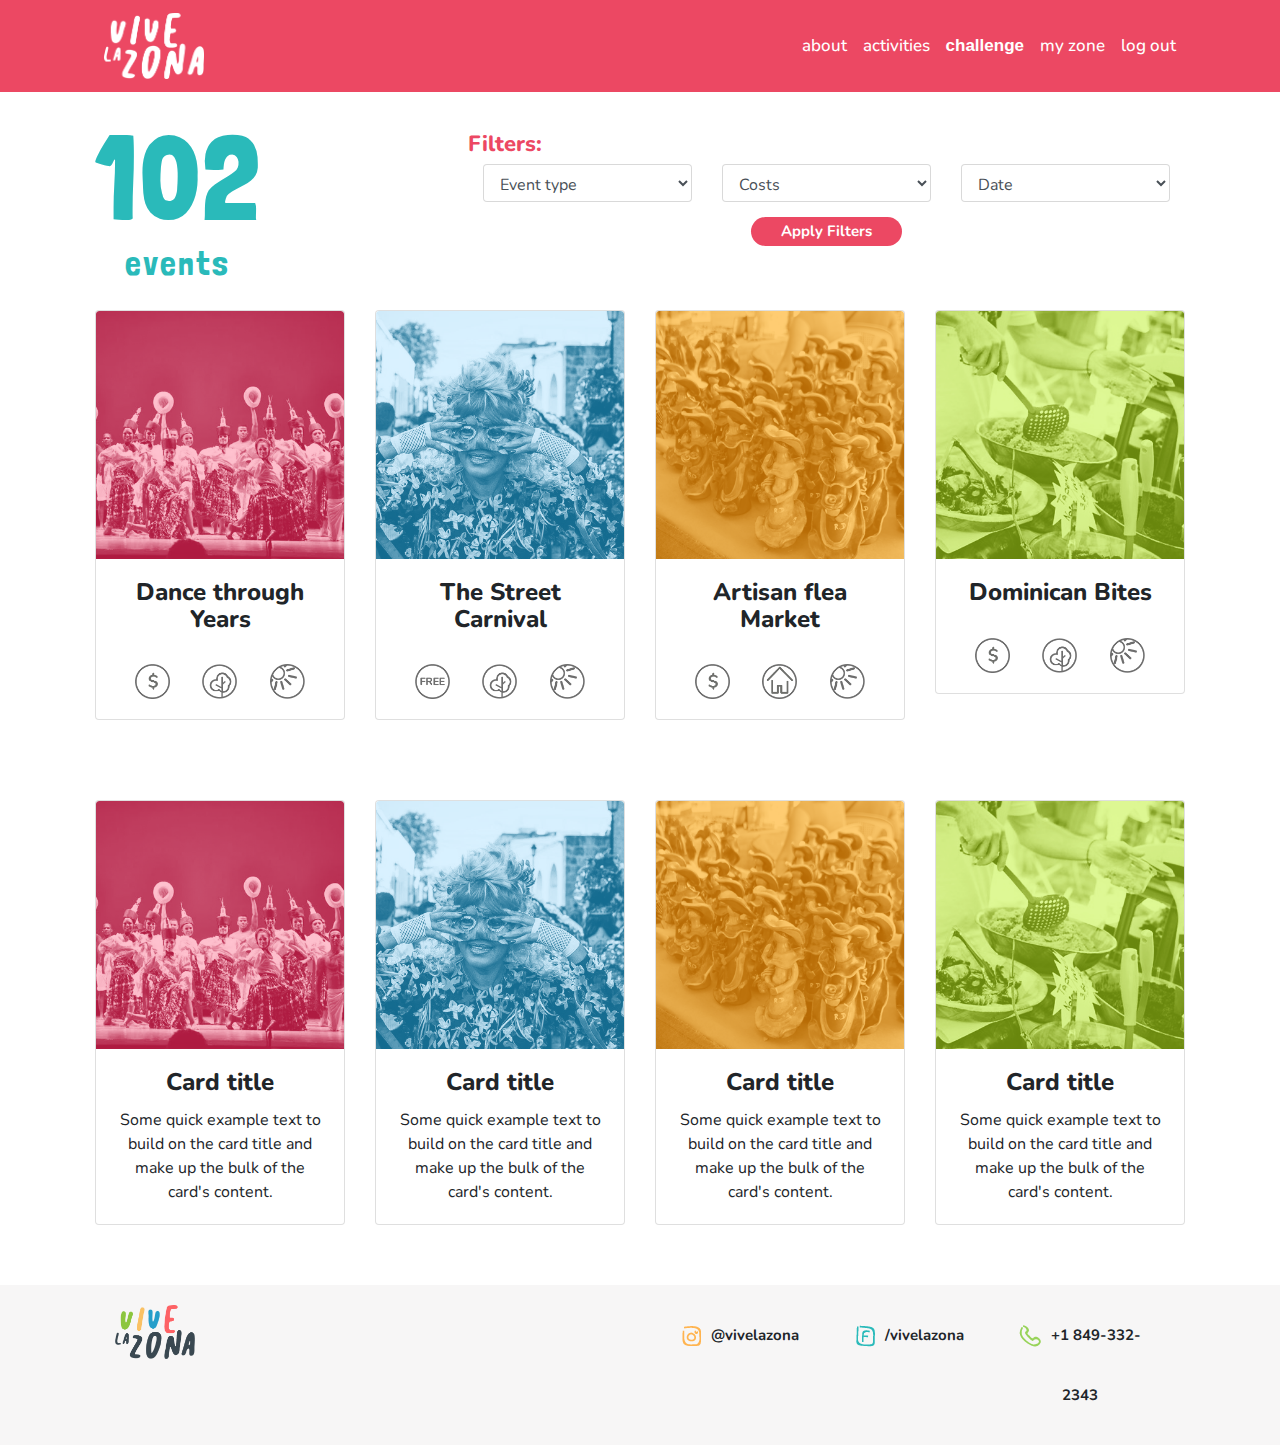
<file: vive-la-zona/activities.html>
<!DOCTYPE html>
<html>
<head>
	<title>¡Vive La Zona!</title>
	<meta charset="utf-8">
	<!-- Viewport -->
	<meta name="viewport" content="width=device-width, initial-scale=1.0">
	<!-- Links de Bootstrap y CSS -->
	<link rel="stylesheet" type="text/css" href="bootstrap/css/bootstrap-theme.min.css">
	<link rel="stylesheet" type="text/css" href="bootstrap/css/bootstrap.min.css">
	<link rel="stylesheet" type="text/css" href="css/activities.css">
  	<!-- google fonts -->
  	<link href="https://fonts.googleapis.com/css?family=Londrina+Solid:100,300,400,900|Nunito:300,400,600,700,800,900" rel="stylesheet">
  	<!-- fontawesome -->
  	<link rel="stylesheet" href="font-awesome/css/font-awesome.min.css">
  	<!-- Smooth Scroll -->
    <script src="https://ajax.googleapis.com/ajax/libs/jquery/3.2.1/jquery.min.js"></script>
    <!-- Slick Slider -->
    <link rel="stylesheet" type="text/css" href="js/plugins/slick/slick-theme.css">
    <link rel="stylesheet" type="text/css" href="js/plugins/slick/slick.css">
</head>

<body>
  <!-- NAVBAR -->
  <nav class=" navbar navbar-expand-lg navbar-dark bg-dark">
      <a class="navbar-brand" href="index.html"><img src="images/logo-nav.png"></a>
      <button class="navbar-toggler" type="button" data-toggle="collapse" data-target="#navbarNavAltMarkup" aria-controls="navbarNavAltMarkup" aria-expanded="false" aria-label="Toggle navigation">
        <span class="navbar-toggler-icon"></span>
      </button>
    <div class="collapse navbar-collapse" id="navbarNavAltMarkup">
      <div class="navbar-nav ml-auto">
          <a class="nav-item nav-link normal-links" href="about.html">About</a>
          <a class="nav-item nav-link normal-links" href="#">Activities</a>
          <a class="nav-item nav-link nav-high" href="challenge.html">challenge</a>
          <a class="nav-item nav-link normal-links" href="myzone.html">My Zone</a>
          <a class="nav-item nav-link normal-links" href="#">Log Out</a>
        </div>
      </div>
  </nav>
  <!-- NAVBAR ENDS -->

  <!-- TITLE AND FILTERS -->

  <div class="container row filters">
    <div class="row">
      <div class="col-md-4">
        <h1 class="fil-title">102</h1>
        <h2 class="fil-sub">events</h2>
      </div>
      <div class="col-md-8 filters">
        <h3 class="fi-header">Filters:</h3>
        <div class="row">
          <div class="col-md-4">
            <form>
                <select placeholder="Date" class="form-control">
                  <option value="" selected disabled>Event type</option>
                  <option>Music</option>
                  <option>Arts and Theater</option>
                  <option>Gastronomic</option>
                  <option>Cultural</option>
                </select>
            </form>
          </div>
          <div class="col-md-4">
            <form>
                <select placeholder="Date" class="form-control">
                  <option value="" selected disabled>Costs
                  </option>
                  <option>Free</option>
                  <option>Paying</option>
                </select>
            </form>
          </div>
          <div class="col-md-4">
            <form>
                 <select placeholder="Date" class="form-control">
                  <option value="" selected disabled>Date</option>
                  <option>Today</option>
                  <option>Tomorrow</option>
                  <option>This Week</option>
                  <option>Next Week</option>
                  <option>This Month</option>
                </select>
            </form>
          </div>
          <div class="align">
            <button class="btn">Apply Filters</button>
          </div>
        </div>
      </div>
    </div>
  </div>

  <!-- ENDS TITLE AND FILTERS -->

<!-- EVENTS -->

  <div class="row center container">
    <div class="col-md-3">
      <div class="card" style="width: 100%;">
        <a class="event-detail" href="activities-detalle2.html"><img class="card-img-top" src="images/event-1.png" alt="Card image cap"></a>
        <div class="card-body">
          <h4 class="card-title">Dance through Years</h4>
          <div class="row icons">
            <div class="col-md-4">
              <img class="icon-first" src="images/paying.png">
            </div>
            <div class="col-md-4">
              <img src="images/out.png">
            </div>
            <div class="col-md-4">
              <img class="icon-last" src="images/day.png">
            </div>
          </div>
        </div>
      </div>
    </div>
    <div class="col-md-3">
      <div class="card" style="width: 100%;">
        <a class="event-detail" href="activities-detalle.html"><img class="card-img-top" src="images/event-2.png" alt="Card image cap"></a>
        <div class="card-body">
          <h4 class="card-title">The Street Carnival</h4>
          <div class="row icons">
            <div class="col-md-4">
              <img class="icon-first" src="images/free.png">
            </div>
            <div class="col-md-4">
              <img src="images/out.png">
            </div>
            <div class="col-md-4">
              <img class="icon-last" src="images/day.png">
            </div>
          </div>
        </div>
      </div>
    </div>
    <div class="col-md-3">
      <div class="card" style="width: 100%;">
        <a class="event-detail" href="activities-detalle3.html"><img class="card-img-top" src="images/event-3.png" alt="Card image cap"></a>
        <div class="card-body">
          <h4 class="card-title">Artisan flea Market</h4>
         <div class="row icons">
            <div class="col-md-4">
              <img class="icon-first" src="images/paying.png">
            </div>
            <div class="col-md-4">
              <img src="images/inside.png">
            </div>
            <div class="col-md-4">
              <img class="icon-last" src="images/day.png">
            </div>
          </div>
        </div>
      </div>
    </div>
    <div class="col-md-3">
      <div class="card" style="width: 100%;">
        <a class="event-detail" href="activities-detalle4.html"><img class="card-img-top" src="images/event-4.png" alt="Card image cap"></a>
        <div class="card-body">
          <h4 class="card-title">Dominican Bites</h4>
          <div class="row icons">
            <div class="col-md-4">
              <img class="icon-first" src="images/paying.png">
            </div>
            <div class="col-md-4">
              <img src="images/out.png">
            </div>
            <div class="col-md-4">
              <img class="icon-last" src="images/day.png">
            </div>
          </div>
        </div>
      </div>
    </div>
  </div>

  <div class="row center container">
    <div class="col-md-3">
      <div class="card" style="width: 100%;">
        <a class="event-detail"><img class="card-img-top" src="images/event-1.png" alt="Card image cap"></a>
        <div class="card-body">
          <h4 class="card-title">Card title</h4>
          <p class="card-text">Some quick example text to build on the card title and make up the bulk of the card's content.</p>
        </div>
      </div>
    </div>
    <div class="col-md-3">
      <div class="card" style="width: 100%;">
        <a class="event-detail"><img class="card-img-top" src="images/event-2.png" alt="Card image cap"></a>
        <div class="card-body">
          <h4 class="card-title">Card title</h4>
          <p class="card-text">Some quick example text to build on the card title and make up the bulk of the card's content.</p>
        </div>
      </div>
    </div>
    <div class="col-md-3">
      <div class="card" style="width: 100%;">
        <a class="event-detail"><img class="card-img-top" src="images/event-3.png" alt="Card image cap"></a>
        <div class="card-body">
          <h4 class="card-title">Card title</h4>
          <p class="card-text">Some quick example text to build on the card title and make up the bulk of the card's content.</p>
        </div>
      </div>
    </div>
    <div class="col-md-3">
      <div class="card" style="width: 100%;">
        <a><img class="card-img-top" src="images/event-4.png" alt="Card image cap"></a>
        <div class="card-body">
          <h4 class="card-title">Card title</h4>
          <p class="card-text">Some quick example text to build on the card title and make up the bulk of the card's content.</p>
        </div>
      </div>
    </div>
  </div>


  <!-- FOOTER -->
  <div class="footer foo2">
    <div class="container row">
      <div class="col-md-6">
        <img class="fooimg" src="images/logo.png">
      </div>
      <div class="col-md-6 contact">
        <div class="row socials">
          <div class="col-md-4"><p><img src="images/ig.png">@vivelazona</p></div>
          <div class="col-md-4"><p><img src="images/fb.png">/vivelazona</div>
          <div class="col-md-4"><p><img src="images/tp.png">+1 849-332-2343</p></div>
        </div>
      </div>
    </div>
  </div>
  <!-- FOOTER ENDS -->


  <!-- Scripts principales Bootstrap y JS -->
  <script type="text/javascript" src="js/jquery-3.2.1.min.js"></script>
  <script type="text/javascript" src="bootstrap/js/bootstrap.min.js"></script>
  
  <!-- Slick Slider -->
  <script type="text/javascript" src="js/plugins/slick/slick.js"></script>
  <script type="text/javascript">
    $('.single-item').slick({
     infinite: true,
     dots: false,
     slidesToShow: 1,
     slidesToScroll: 1,
     autoplay: true,
      autoplaySpeed: 3000,
    });
  </script>

  <script type="text/javascript">
    $('.multiple-items').slick({
      infinite: true,
      slidesToShow: 2,
      slidesToScroll: 2
    });
  </script>

  
  <!-- Smooth Scroll -->
  <script>
    $(document).ready(function(){
      // Add smooth scrolling to all links
      $("a").on('click', function(event) {

        // Make sure this.hash has a value before overriding default behavior
        if (this.hash !== "") {
          // Prevent default anchor click behavior
          event.preventDefault();

          // Store hash
          var hash = this.hash;

          // Using jQuery's animate() method to add smooth page scroll
          // The optional number (800) specifies the number of milliseconds it takes to scroll to the specified area
          $('html, body').animate({
            scrollTop: $(hash).offset().top
          }, 800, function(){
       
            // Add hash (#) to URL when done scrolling (default click behavior)
            window.location.hash = hash;
          });
        } // End if
      });
    });
    </script>

</body>
</html>
</file>
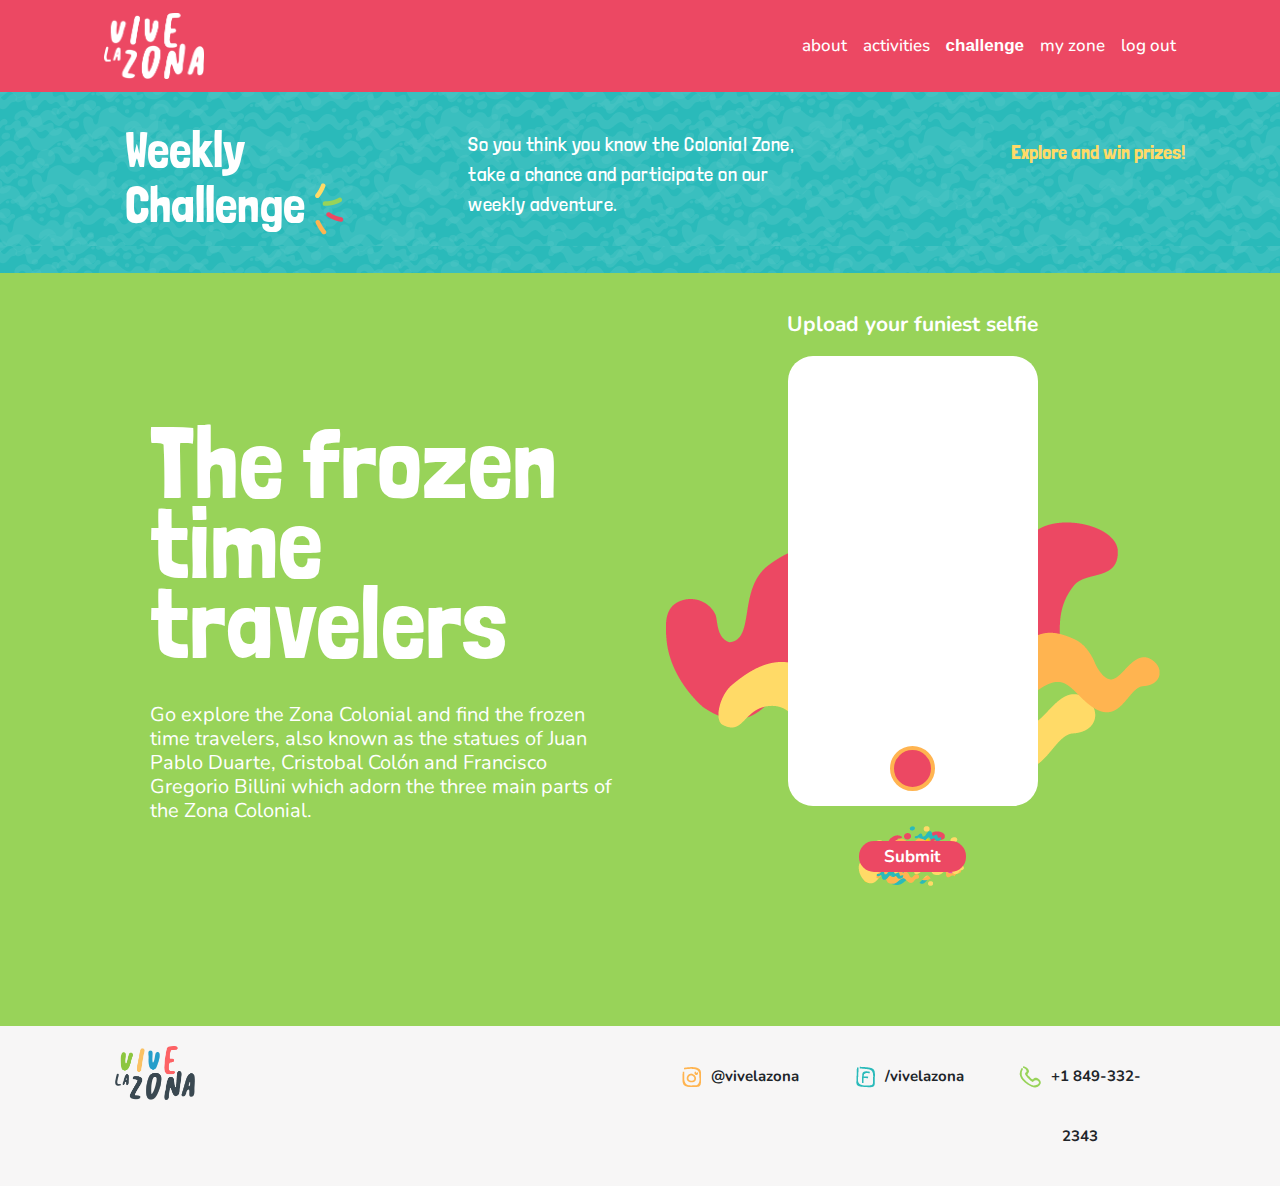
<file: vive-la-zona/challenge.html>
<!DOCTYPE html>
<html>
<head>
	<title>¡Vive La Zona!</title>
	<meta charset="utf-8">
	<!-- Viewport -->
	<meta name="viewport" content="width=device-width, initial-scale=1.0">
	<!-- Links de Bootstrap y CSS -->
	<link rel="stylesheet" type="text/css" href="bootstrap/css/bootstrap-theme.min.css">
	<link rel="stylesheet" type="text/css" href="bootstrap/css/bootstrap.min.css">
	<link rel="stylesheet" type="text/css" href="css/challenge.css">
  	<!-- google fonts -->
  	<link href="https://fonts.googleapis.com/css?family=Londrina+Solid:100,300,400,900|Nunito:300,400,600,700,800,900" rel="stylesheet">
  	<!-- fontawesome -->
  	<link rel="stylesheet" href="font-awesome/css/font-awesome.min.css">
  	<!-- Smooth Scroll -->
    <script src="https://ajax.googleapis.com/ajax/libs/jquery/3.2.1/jquery.min.js"></script>
    <!-- Slick Slider -->
    <link rel="stylesheet" type="text/css" href="js/plugins/slick/slick-theme.css">
    <link rel="stylesheet" type="text/css" href="js/plugins/slick/slick.css">
</head>

<body>

  <!-- NAVBAR -->
  <nav class=" navbar navbar-expand-lg navbar-dark bg-dark">
      <a class="navbar-brand" href="index.html"><img src="images/logo-nav.png"></a>
      <button class="navbar-toggler" type="button" data-toggle="collapse" data-target="#navbarNavAltMarkup" aria-controls="navbarNavAltMarkup" aria-expanded="false" aria-label="Toggle navigation">
        <span class="navbar-toggler-icon"></span>
      </button>
    <div class="collapse navbar-collapse" id="navbarNavAltMarkup">
      <div class="navbar-nav ml-auto">
          <a class="nav-item nav-link normal-links" href="about.html">About</a>
          <a class="nav-item nav-link normal-links" href="activities.html">Activities</a>
          <a class="nav-item nav-link nav-high" href="challenge.html">challenge</a>
          <a class="nav-item nav-link normal-links" href="myzone.html">My Zone</a>
          <a class="nav-item nav-link normal-links" href="#">Log Out</a>
        </div>
      </div>
  </nav>
  <!-- NAVBAR ENDS -->

  <!-- MAIN TITLE -->
  <div class="title-bg">
    <div class="container row total-width">
      <div class="col-md-4">
        <h2 class="main-title">Weekly Challenge <img class="title-img" src="images/cha-left.png"></h2>
      </div>
      <div class="col-md-4">
        <p class="cha-title">So you think you know the Colonial Zone, take a chance and participate on our weekly adventure.</p>
      </div>
      <div class="col-md-4">
        <div class="title2-align">
          <h3 class="cha-title2">Explore and win prizes!</h3>
        </div>
      </div>
    </div>
  </div>

  <!-- MAIN SECTION FROZEN TRAVELERS -->
  <div class="container-fluid frozen">
    <div class="container row">
      <div class="col-md-6 align2">
        <h1 class="fro-title">The frozen<br>time travelers</h1>
        <p class="fro-text">Go explore the Zona Colonial and find the frozen time travelers, also known as the statues of Juan Pablo Duarte, Cristobal Colón and Francisco Gregorio Billini which adorn the three main parts of the Zona Colonial.</p>
      </div>
      <div class="col-md-6 align">
        <h2 class="selfie">Upload your funiest selfie</h2>
        <div class="cellphone">
          <button type="button" class="btn" data-toggle="tooltip" data-placement="top" title="Upload your image">
          </button>
        </div>
        <div class="submit">
          <button class="btn2">Submit</button>
        </div>
      </div>
    </div>
  </div>

  <!-- FOOTER -->
  <div class="footer foo2">
    <div class="container row">
      <div class="col-md-6">
        <img class="fooimg" src="images/logo.png">
      </div>
      <div class="col-md-6 contact">
        <div class="row socials">
          <div class="col-md-4"><p><img src="images/ig.png">@vivelazona</p></div>
          <div class="col-md-4"><p><img src="images/fb.png">/vivelazona</div>
          <div class="col-md-4"><p><img src="images/tp.png">+1 849-332-2343</p></div>
        </div>
      </div>
    </div>
  </div>
  <!-- FOOTER ENDS -->




  <!-- Scripts principales Bootstrap y JS -->
  <script type="text/javascript" src="js/jquery-3.2.1.min.js"></script>
  <script type="text/javascript" src="js/popper.min.js"></script>
  <script type="text/javascript" src="bootstrap/js/bootstrap.min.js"></script>

  <!-- data toogle -->
  <script>
    $(function () {
      $('[data-toggle="tooltip"]').tooltip()
    })
  </script>
  
  <!-- Slick Slider -->
  <script type="text/javascript" src="js/plugins/slick/slick.js"></script>
  <script type="text/javascript">
    $('.single-item').slick({
     infinite: true,
     dots: false,
     slidesToShow: 1,
     slidesToScroll: 1,
     autoplay: true,
      autoplaySpeed: 3000,
    });
  </script>

  <script type="text/javascript">
    $('.multiple-items').slick({
      infinite: true,
      slidesToShow: 2,
      slidesToScroll: 2
    });
  </script>

  
  <!-- Smooth Scroll -->
  <script>
    $(document).ready(function(){
      // Add smooth scrolling to all links
      $("a").on('click', function(event) {

        // Make sure this.hash has a value before overriding default behavior
        if (this.hash !== "") {
          // Prevent default anchor click behavior
          event.preventDefault();

          // Store hash
          var hash = this.hash;

          // Using jQuery's animate() method to add smooth page scroll
          // The optional number (800) specifies the number of milliseconds it takes to scroll to the specified area
          $('html, body').animate({
            scrollTop: $(hash).offset().top
          }, 800, function(){
       
            // Add hash (#) to URL when done scrolling (default click behavior)
            window.location.hash = hash;
          });
        } // End if
      });
    });
    </script>

</body>
</html>
</file>
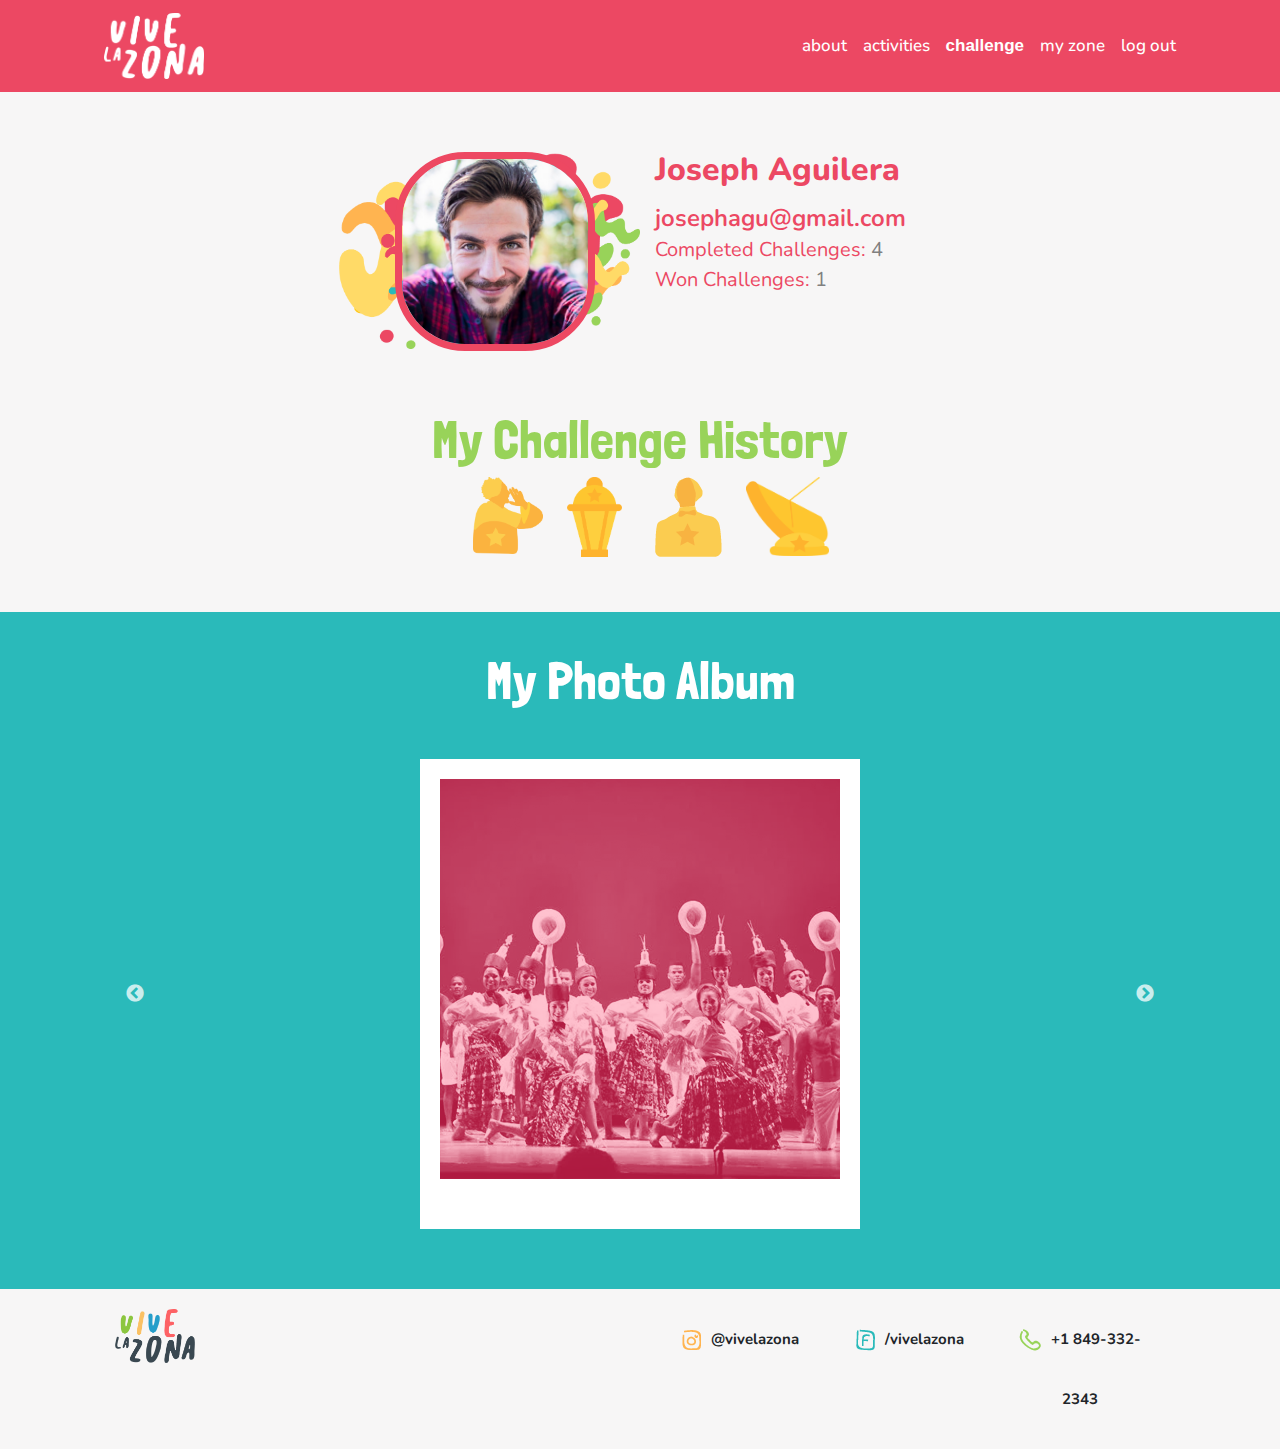
<file: vive-la-zona/myzone.html>
<!DOCTYPE html>
<html>
<head>
	<title>¡Vive La Zona!</title>
	<meta charset="utf-8">
	<!-- Viewport -->
	<meta name="viewport" content="width=device-width, initial-scale=1.0">
	<!-- Links de Bootstrap y CSS -->
	<link rel="stylesheet" type="text/css" href="bootstrap/css/bootstrap-theme.min.css">
	<link rel="stylesheet" type="text/css" href="bootstrap/css/bootstrap.min.css">
	<link rel="stylesheet" type="text/css" href="css/myzone.css">
  	<!-- google fonts -->
  	<link href="https://fonts.googleapis.com/css?family=Londrina+Solid:100,300,400,900|Nunito:300,400,600,700,800,900" rel="stylesheet">
  	<!-- fontawesome -->
  	<link rel="stylesheet" href="font-awesome/css/font-awesome.min.css">
  	<!-- Smooth Scroll -->
    <script src="https://ajax.googleapis.com/ajax/libs/jquery/3.2.1/jquery.min.js"></script>
    <!-- Slick Slider -->
    <link rel="stylesheet" type="text/css" href="js/plugins/slick/slick-theme.css">
    <link rel="stylesheet" type="text/css" href="js/plugins/slick/slick.css">
</head>

<body>
  <!-- NAVBAR -->
  <nav class=" navbar navbar-expand-lg navbar-dark bg-dark">
      <a class="navbar-brand" href="index.html"><img src="images/logo-nav.png"></a>
      <button class="navbar-toggler" type="button" data-toggle="collapse" data-target="#navbarNavAltMarkup" aria-controls="navbarNavAltMarkup" aria-expanded="false" aria-label="Toggle navigation">
        <span class="navbar-toggler-icon"></span>
      </button>
    <div class="collapse navbar-collapse" id="navbarNavAltMarkup">
      <div class="navbar-nav ml-auto">
          <a class="nav-item nav-link normal-links" href="about.html">About</a>
          <a class="nav-item nav-link normal-links" href="activities.html">Activities</a>
          <a class="nav-item nav-link nav-high" href="challenge.html">challenge</a>
          <a class="nav-item nav-link normal-links" href="">My Zone</a>
          <a class="nav-item nav-link normal-links" href="#">Log Out</a>
        </div>
      </div>
  </nav>
  <!-- NAVBAR ENDS -->

  <div class="container-fluid profile">
    <div class="container row profile2">
      <div class="profile-bg col-md-6">
        <img src="images/profile-pic.png">
      </div>
      <div class="col-md-6">
        <h2 class="pro-name">Joseph Aguilera</h2>
        <h4 class="pro-mail">josephagu@gmail.com</h4>
        <h4 class="pro-subtitle">Completed Challenges: <span class="numbers">4</span></h4>
        <h4 class="pro-subtitle">Won Challenges: <span class="numbers">1</span></h4>
      </div>
      <div class="row">
        <div class="center">
          <h2 class="pro-title"> My Challenge History</h2>
        </div>
        <div class="row">
          <div class="center2 col-md-1"></div>
          <div class="center2 col-md-1"></div>
          <div class="center2 col-md-1"></div>
          <div class="center2 col-md-1"></div>
          <div class="center2 col-md-1"><img class="image-tro2"  src="images/trofeo5.png"></div>
          <div class="center2 col-md-1"><img class="image-tro" src="images/trofeo2.png"></div>
          <div class="center2 col-md-1"><img src="images/trofeo3.png"></div>
          <div class="center2 col-md-1"><img class="image-tro1" src="images/trofeo4.png"></div>
          <div class="center2 col-md-1"></div>
          <div class="center2 col-md-1"></div>
          <div class="center2 col-md-1"></div>
          <div class="center2 col-md-1"></div>
        </div>
      </div>
    </div>  
  </div>

  <div class="container-fluid pro-slider">
    <div class="container">
      <div class="center pro-sli-title">
        <h2 class="pro-sli-title">My Photo Album</h2>
      </div>
      <div class="single-item">
        <div><img src="images/event-1.png"></div>
        <div><img src="images/event-2.png"></div>
        <div><img src="images/event-3.png"></div>
      </div>
    </div>
  </div>

  <!-- FOOTER -->
  <div class="footer foo2">
    <div class="container row">
      <div class="col-md-6">
        <img class="fooimg" src="images/logo.png">
      </div>
      <div class="col-md-6 contact">
        <div class="row socials">
          <div class="col-md-4"><p><img src="images/ig.png">@vivelazona</p></div>
          <div class="col-md-4"><p><img src="images/fb.png">/vivelazona</div>
          <div class="col-md-4"><p><img src="images/tp.png">+1 849-332-2343</p></div>
        </div>
      </div>
    </div>
  </div>
  <!-- FOOTER ENDS -->


  <!-- Scripts principales Bootstrap y JS -->
  <script type="text/javascript" src="js/jquery-3.2.1.min.js"></script>
  <script type="text/javascript" src="bootstrap/js/bootstrap.min.js"></script>
  
  <!-- Slick Slider -->
  <script type="text/javascript" src="js/plugins/slick/slick.js"></script>
  <script type="text/javascript">
    $('.single-item').slick({
     infinite: true,
     dots: false,
     slidesToShow: 1,
     slidesToScroll: 1,
     autoplay: true,
      autoplaySpeed: 3000,
    });
  </script>

  <script type="text/javascript">
    $('.multiple-items').slick({
      infinite: true,
      slidesToShow: 2,
      slidesToScroll: 2
    });
  </script>

  
  <!-- Smooth Scroll -->
  <script>
    $(document).ready(function(){
      // Add smooth scrolling to all links
      $("a").on('clic', function(event) {
        // Make sure this.hash has a value before overriding default behavior
        if (this.hash !== "") {
          // Prevent default anchor click behavior
          event.preventDefault();

          // Store hash
          var hash = this.hash;

          // Using jQuery's animate() method to add smooth page scroll
          // The optional number (800) specifies the number of milliseconds it takes to scroll to the specified area
          $('html, body').animate({
            scrollTop: $(hash).offset().top
          }, 800, function(){
       
            // Add hash (#) to URL when done scrolling (default click behavior)
            window.location.hash = hash;
          });
        } // End if
      });
    });
    </script>

</body>
</html>
</file>
<file: vive-la-zona/css/stylesheet.css>
/*GENERAL*/
.row{
	width: 100%;
	min-width: 100%;
	margin: 0 auto;
}

.container {
    margin-right: auto;
    margin-left: auto;
    padding-right: 80px;
    padding-left: 80px;
    width: 100%;
}

/*NABVAR*/
.navbar-brand {
    display: inline-block;
    padding-top: .3125rem;
    padding-bottom: .3125rem;
    margin-right: 1rem;
    font-size: 1.25rem;
    line-height: inherit;
    white-space: nowrap;
    margin-left: 88px;
}

.navbar-brand img{
	width: 100px;
}

.ml-auto {
    margin-left: auto!important;
    padding-right: 80px;
}
.bg-dark {
    background-color: #EC4863!important;
}

.normal-links{
	text-transform: lowercase;
	font-family: 'Nunito', sans-serif;
	font-weight: 500;
	font-size: 17px;	
}

.navbar-dark .navbar-nav .nav-link {
    color: white;
}
.nav-high{
    font-weight: 900;
    font-size: 17px;
}

/*SLIDER*/
.intro-img{
	max-width: 100%;
	width: 100%;
}
/*Featured Events*/
.center {
    text-align: center;
    padding-top: 40px;
}

.events-img{
	width: 100%;
	overflow: hidden;
	padding: 10px;
	border-radius: 35px;
}

.home-events-title{
    font-family: 'Nunito', sans-serif;
    font-weight: 700;
    font-size: 22px;
}

.ev1 h2 {
	color: white;

}
.events-title {
    background-color: #96d257;
    text-align: center;
    padding: 10px;
}

.events-title h1 {
    font-family: 'Londrina Solid', cursive;
    color: white;
    font-size: 35px;
    margin-bottom: 0;
}

.event-detail{
    transition: all .2s ease-in-out;
    overflow: hidden;
}

.event-detail:hover{
    transform: scale(1.1);
}


.imgdecor{
	width: 30px;
}

.events-button-bg{
    height: 80px;
    background-image: url(../images/submit.png);
    background-position: center;
    background-repeat: no-repeat;
    background-size: 10%;
    margin-top: 20px;
    margin-bottom: 30px;
    text-align: center;
}

.btn2 {
    margin-top: 15px;
    font-family: 'Nunito', sans-serif;
    font-weight: 700;
    border: 0;
    padding: 5px 30px 5px 30px;
    font-weight: 700;
    background-color: #ec4863;
    color: white;
    border-radius: 15px;
    font-size: 20px;
    line-height: 4;
    transition: all .2s ease-in-out;
    
}

.btn2:hover {
	text-decoration: none;
	transform: scale(1.1);
	background-color: white;
	font-size: 22;
	color: #ec4863;
	
}

/*ALL SECTION TITLES STYLES*/
.sec-title{
	font-family: 'Londrina Solid', cursive;
	font-size: 35px;
	color: white;
	margin-bottom: 0;
}

.title-img{
	width: 23px;
}

/*HISTORICAL MONUMENTS*/
.history{
	padding-top: 40px;
	background-color: #2ABABA;
	padding-top: 40px;
	padding-bottom: 40px;
}

.hi-img{
	width: 90%;
	border-radius: 20px;
	overflow: hidden;
}

.hi-title{
	color: white;
	font-family: 'Nunito', sans-serif;
	font-weight: 700;
	font-size: 28px;
}

.hi-text {
    color: white;
    font-family: 'Nunito', sans-serif;
    line-height: 130%;
    font-size: 17px;
    font-weight: 600;
    text-align: justify;
}

.slick-prev:before {
  padding: 5px;
}
.slick-next:before {
  padding: 5px;
}

.align2{
	text-align: center;
	width: 100%;
	margin: 0 auto;
	margin-bottom: 40px;
}

@media (min-width: 1200px)
_grid.scss:18
.container {
    max-width: 1139px;
}

/*FOOTER*/
.footer{
	background-color: #f7f6f6;
}
.foo2{
	padding: 20px;
	margin: 0 auto;
}

.fooimg {
    width: 80px;
}

.socials {
    line-height: 4;
    font-family: 'Nunito', sans-serif;
    font-weight: 700;
    font-size: 15px;
    text-align: center;
}

.socials img {
    margin-right: 10px;
}

.socials p{
	margin-bottom: 0;
}
</file>
<file: vive-la-zona/css/about.css>
/*GENERAL*/
.row{
	width: 100%;
	min-width: 100%;
	margin: 0 auto;
}

.container {
    margin-right: auto;
    margin-left: auto;
    padding-right: 80px;
    padding-left: 80px;
    width: 100%;
    min-width: 100%;
}

/*NABVAR*/
.navbar-brand {
    display: inline-block;
    padding-top: .3125rem;
    padding-bottom: .3125rem;
    margin-right: 1rem;
    font-size: 1.25rem;
    line-height: inherit;
    white-space: nowrap;
    margin-left: 88px;
}

.navbar-brand img{
	width: 100px;
}

.ml-auto {
    margin-left: auto!important;
    padding-right: 80px;
}
.bg-dark {
    background-color: #EC4863!important;
}

.normal-links{
	text-transform: lowercase;
	font-family: 'Nunito', sans-serif;
	font-weight: 500;
	font-size: 17px;	
}

.navbar-dark .navbar-nav .nav-link {
    color: white;
}

.nav-high{
	font-weight: 900;
	font-size: 17px;
}

/*ABOUT*/
.about-img{
	width: 100%;
	padding-top: 60px;
	margin: 0 auto;
	border-radius: 15px;
}

.about-img-2{
	width: auto;
	height: 500px;
	padding-top: 60px;
	margin: 0 auto;
}

.about-title {
    font-family: 'Londrina Solid', cursive;
    font-size: 53px;
    color: #98D359;
    padding-top: 60px;
}

.about-title-img{
	margin-left: 5px;
}

.about-text{
	font-family: 'Nunito', sans-serif;
	/*color: white;*/
	font-weight: 700;
	text-align: left;
	font-size: 17px;
	text-align: justify;
	color: #7a7a7a;
	text-indent: 50px;
}

.img-center{
	text-align: center;
}

/*PARTNERS*/

.partners{
	min-width: 100%;
	width: 100%;
	margin: 0 auto;
	padding: 40px 0 80px 0;
}

.pa-title{
	margin: 0 auto;
}

.part{
	width: 100px;
	height: 100px;
	background-color: white;
	border-radius: 100%;
	padding: 20px;
	margin: 0 auto;
}

.part img{
	width: 100%
}

.align2{
	text-align: center;
}

/*FOOTER*/
.footer{
	background-color: #f7f6f6;
}
.foo2{
	padding: 20px;
	margin: 0 auto;
}

.fooimg {
    width: 80px;
}

.socials {
    line-height: 4;
    font-family: 'Nunito', sans-serif;
    font-weight: 700;
    font-size: 15px;
    text-align: center;
}

.socials img {
    margin-right: 10px;
}

.socials p{
	margin-bottom: 0;
}
</file>
<file: vive-la-zona/css/activities.css>
/*GENERAL*/
.row{
    width: 100%;
    min-width: 100%;
    margin: 0 auto;
}

.container {
    margin-right: 0;
    margin-left: 0;
    padding-right: 80px;
    padding-left: 80px;
    width: 100%;
}

/*NABVAR*/
.navbar-brand {
    display: inline-block;
    padding-top: .3125rem;
    padding-bottom: .3125rem;
    margin-right: 1rem;
    font-size: 1.25rem;
    line-height: inherit;
    white-space: nowrap;
    margin-left: 88px;
}

.navbar-brand img{
    width: 100px;
}

.ml-auto {
    margin-left: auto!important;
    padding-right: 80px;
}
.bg-dark {
    background-color: #EC4863!important;
}

.normal-links{
    text-transform: lowercase;
    font-family: 'Nunito', sans-serif;
    font-weight: 500;
    font-size: 17px;    
}

.navbar-dark .navbar-nav .nav-link {
    color: white;
}

.nav-high{
    font-weight: 900;
    font-size: 17px;
}

/*FILTERS*/
.filters{
    padding-top: 20px;
}
.fil-title{
    font-family: 'Londrina Solid', cursive;
    font-size: 120px;
    color: #2ABABA;
    margin-bottom: 0;
}

.fil-sub {
    font-family: 'Londrina Solid', cursive;
    color: #2ABABA;
    margin-top: 0;
    font-size: 35px;
    width: 164px;
    text-align: center;
    letter-spacing: 2px;
}

.fi-header{
    color: #EC4863;
    font-family: 'Nunito', sans-serif;
    font-size: 22px;
    font-weight: 800;
}

select {
    font-family: 'Nunito', sans-serif;
    font-size: 17;
    color: gray;
}

.align{
    margin: 0 auto;
}

.btn{
    font-family: 'Nunito', sans-serif;
    font-weight: 700;
    border: 0;
    padding: 5px 30px 5px 30px;
    background-color: #ec4863;
    color: white;
    border-radius: 15px;
    font-size: 15px;
    margin-top: 15px;

}

/*EVENTS*/
.center {
    text-align: center;
    padding-top: 20px;
    margin-bottom: 60px;
}

.icons{
    text-align: center;
    padding-top: 20px;
}

.icons img{
    width: 35px;
}
.events-img{
    width: 100%;
    overflow: hidden;
    padding: 10px;
    border-radius: 35px;
}

.icon-first{
    float: right;
}

.icon-last{
    float: left;
}


.ev1 h2 {
    color: white;

}
.events-title {
    background-color: #96d257;
    text-align: center;
    padding: 10px;
}

.events-title h1 {
    font-family: 'Londrina Solid', cursive;
    color: white;
    font-size: 35px;
    margin-bottom: 0;
}

.imgdecor{
    width: 30px;
}

.card{
    overflow: hidden;
}

.card-title{
    font-family: 'Nunito', sans-serif;
    font-weight: 800;
}

.card-text{
    font-family: 'Nunito', sans-serif;
}

.event-detail{
    transition: all .2s ease-in-out;
    overflow: hidden;
}

.event-detail:hover{
    transform: scale(1.1);
}


/*FOOTER*/
.footer{
    background-color: #f7f6f6;
}
.foo2{
    padding: 20px;
    margin: 0 auto;
}

.fooimg {
    width: 80px;
}

.socials {
    line-height: 4;
    font-family: 'Nunito', sans-serif;
    font-weight: 700;
    font-size: 15px;
    text-align: center;
}

.socials img {
    margin-right: 10px;
}

.socials p{
    margin-bottom: 0;
}


/*DETALLE*/
.detail{
    padding-top: 60px;
}


.deta-title{
    font-family: 'Londrina Solid', cursive;
    font-size: 65px;
    color: #98D359;
    padding-top:20px;
}
.deta-title img {
    width: 33px;
    margin-left: 5px;
}
.deta-subtitle{
    font-family: 'Nunito', sans-serif;
    font-size: 25px;
    color: #2ABABA;
}

.deta-link{
    font-family: 'Nunito', sans-serif;
    font-size: 17px;
    color: #2ABABA;
    text-decoration: none;
    font-weight: 700;
}

.deta-link:hover{
    color: #207d7d;
    text-decoration: none;
}

.act-image{
    border-radius: 15px;
}
.deta-text {
    font-family: 'Nunito', sans-serif;
    font-weight: 700;
    text-align: left;
    font-size: 17px;
    text-align: justify;
    color: #7a7a7a;
    width: 400px;
    margin-bottom: 0;
}

.more-title {
    padding-top: 30px;
    color: #EC4863;
    font-family: 'Nunito', sans-serif;
    font-size: 22px;
    font-weight: 800;
}

.deta-icon{
    float: left;
    padding-bottom: 60px;
    padding-left: 0;
}
/*QUERIES*/

@media only screen and (max-width: 1440px) {
    .deta-title {
        font-size: 60px;
    }
}
</file>
<file: vive-la-zona/css/challenge.css>
/*GENERAL*/
.row{
    width: 100%;
    min-width: 100%;
    margin: 0 auto;
}

.container {
    margin-right: auto;
    margin-left: auto;
    padding-right: 80px;
    padding-left: 80px;
    width: 100%;
}

/*NABVAR*/
.navbar-brand {
    display: inline-block;
    padding-top: .3125rem;
    padding-bottom: .3125rem;
    margin-right: 1rem;
    font-size: 1.25rem;
    line-height: inherit;
    white-space: nowrap;
    margin-left: 88px;
}

.navbar-brand img{
    width: 100px;
}

.ml-auto {
    margin-left: auto!important;
    padding-right: 80px;
}
.bg-dark {
    background-color: #EC4863!important;
}

.normal-links{
    text-transform: lowercase;
    font-family: 'Nunito', sans-serif;
    font-weight: 500;
    font-size: 17px;    
}

.navbar-dark .navbar-nav .nav-link {
    color: white;
}

.nav-high{
    font-weight: 900;
    font-size: 17px;
}

/*MAIN TITLE*/
.title-bg{
	background-image: url(../images/cha-title-bg.png);
	width: 100%;
}

.main-title {
    font-family: 'Londrina Solid', cursive;
    font-size: 50px;
    color: white;
    padding: 30px;
}

.title.img{
	width: 28px;
	margin-left: 2px;
}

.cha-title {
    font-family: 'Londrina Solid', cursive;
    color: white;
    font-size: 20px;
    margin-top: 37px;
    margin-bottom: 0;
    font-weight: 300;
    letter-spacing: 0.5px;
}

.cha-title2 {
    font-family: 'Londrina Solid', cursive;
    font-size: 20px;
    color: #ffda67;
    display: flex;
    align-self: flex-end;
    margin-bottom: 0;
    line-height: 6;
}

.title2-align{
	display: flex;
  	justify-content: flex-end;
}

/*MAIN SECTION CHALLENGE*/
.align{
	max-width: 100%;
	width: 100%;
	text-align: center;
	padding: 40px;
	background-image: url(../images/phone.png);
	background-position: center;
	background-repeat: no-repeat;
}
.frozen{
	background-color: #98D359;
	min-width: 100%;
	width: 100%;
}

.align2{
	margin-top: 110px;
}
.fro-title{
	font-family: 'Londrina Solid', cursive;
    color: white;
    font-size: 100px;
    line-height: 80%;
    margin-bottom: 0;
    padding: 40px;
}

.fro-text{
	font-family: 'Nunito', sans-serif;
    color: white;
    padding-left: 40px;
    font-size: 20px;
    line-height: 120%;
}

.cellphone {
    background-color: white;
    width: 250px;
    height: 450px;
    border-radius: 25px;
    margin: 0 auto;
}

.btn {
    width: 45px;
    height: 45px;
    background-color: #ec4863;
    border-radius: 100%;
    border: 4px solid #ffb450;
    margin-top: 390px;
}

.selfie {
    font-family: 'Nunito', sans-serif;
    color: white;
    font-size: 21px;
    margin-bottom: 20px;
    font-weight: 700;
}

.submit {
    height: 60px;
    background-image: url(../images/submit.png);
    background-position: center;
    background-repeat: no-repeat;
    margin-top: 20px;
    margin-bottom: 100px;
}

.btn2 {
    margin-top: 15px;
    font-family: 'Nunito', sans-serif;
    font-weight: 700;
    border: 0;
    padding: 2.5px 25px 2.5px 25px;
    font-weight: 700;
    background-color: #ec4863;
    color: white;
    border-radius: 15px;
    font-size: 17px;
    
}


/*FOOTER*/
.footer{
    background-color: #f7f6f6;
}
.foo2{
    padding: 20px;
    margin: 0 auto;
}

.fooimg {
    width: 80px;
}

.socials {
    line-height: 4;
    font-family: 'Nunito', sans-serif;
    font-weight: 700;
    font-size: 15px;
    text-align: center;
}

.socials img {
    margin-right: 10px;
}

.socials p{
    margin-bottom: 0;
}
</file>
<file: vive-la-zona/css/myzone.css>
/*GENERAL*/
.row{
    width: 100%;
    min-width: 100%;
    margin: 0 auto;
}

.container {
    padding-right: 80px;
    padding-left: 80px;
    width: 100%;
}

/*NABVAR*/
.navbar-brand {
    display: inline-block;
    padding-top: .3125rem;
    padding-bottom: .3125rem;
    margin-right: 1rem;
    font-size: 1.25rem;
    line-height: inherit;
    white-space: nowrap;
    margin-left: 88px;
}

.navbar-brand img{
    width: 100px;
}

.ml-auto {
    margin-left: auto!important;
    padding-right: 80px;
}
.bg-dark {
    background-color: #EC4863!important;
}

.normal-links{
    text-transform: lowercase;
    font-family: 'Nunito', sans-serif;
    font-weight: 500;
    font-size: 17px;    
}

.navbar-dark .navbar-nav .nav-link {
    color: white;
}

.nav-high{
    font-weight: 900;
    font-size: 17px;
}

/*PROFILE*/

.profile{
    background-color: #f7f6f6; 
    padding-bottom: 55px;
}
.profile2{
    padding-top: 60px;
}
.profile-bg{
    width: 100%;
    text-align: center;
    background-image: url(../images/trapo.png);
    background-position: right;
    background-repeat: no-repeat;
    background-size: 301px;
}

.profile-bg img {
    width: 200px;
    border: 7px solid #ed4862;
    border-radius: 70px;
    float: right;
    margin-right: 30px; 
}
.pro-name{
    font-family: 'Nunito', sans-serif;
    font-weight: 800;
    color: #EC4863;

}
.pro-mail{
    padding-top: 10px;
    font-family: 'Nunito', sans-serif;
    font-weight: 650;
    color: #EC4863;

}
.pro-subtitle{
   
    font-family: 'Nunito', sans-serif;
    font-weight: 400;
    font-size: 20px;
    color: #EC4863;

}

.numbers{
    color: gray;
    font-weight: 300px;
}


.pro-title{
    font-family: 'Londrina Solid', cursive;
    font-size: 53px;
    color: #98D359;
    padding-top: 60px;
   
}
.center{
    text-align: center;
    margin: 0 auto;
}

.image-tro{
    width: 55px;
}
.image-tro1{
    width: 83px
}
.image-tro2{
    width: 70px;
}
.center2{
    margin: 0 auto;
    text-align: center;
    width: 100px;

}

/*SLIDER*/
.pro-slider{
    background-color: #2ABABA;
    padding-bottom: 60px;

}

.pro-sli-title{
    font-family: 'Londrina Solid', sans-serif;
    color: white;
    font-size: 53px;
    padding-top: 20px;
    padding-bottom: 20px;
}

.slick-slide img {
    display: block;
    margin: 0 auto;
    padding: 20px 20px 50px 20px;
    background-color: white;
}
/*FOOTER*/
.footer{
    background-color: #f7f6f6;
}
.foo2{
    padding: 20px;
    margin: 0 auto;
}

.fooimg {
    width: 80px;
}

.socials {
    line-height: 4;
    font-family: 'Nunito', sans-serif;
    font-weight: 700;
    font-size: 15px;
    text-align: center;
}

.socials img {
    margin-right: 10px;
}

.socials p{
    margin-bottom: 0;
}
</file>
